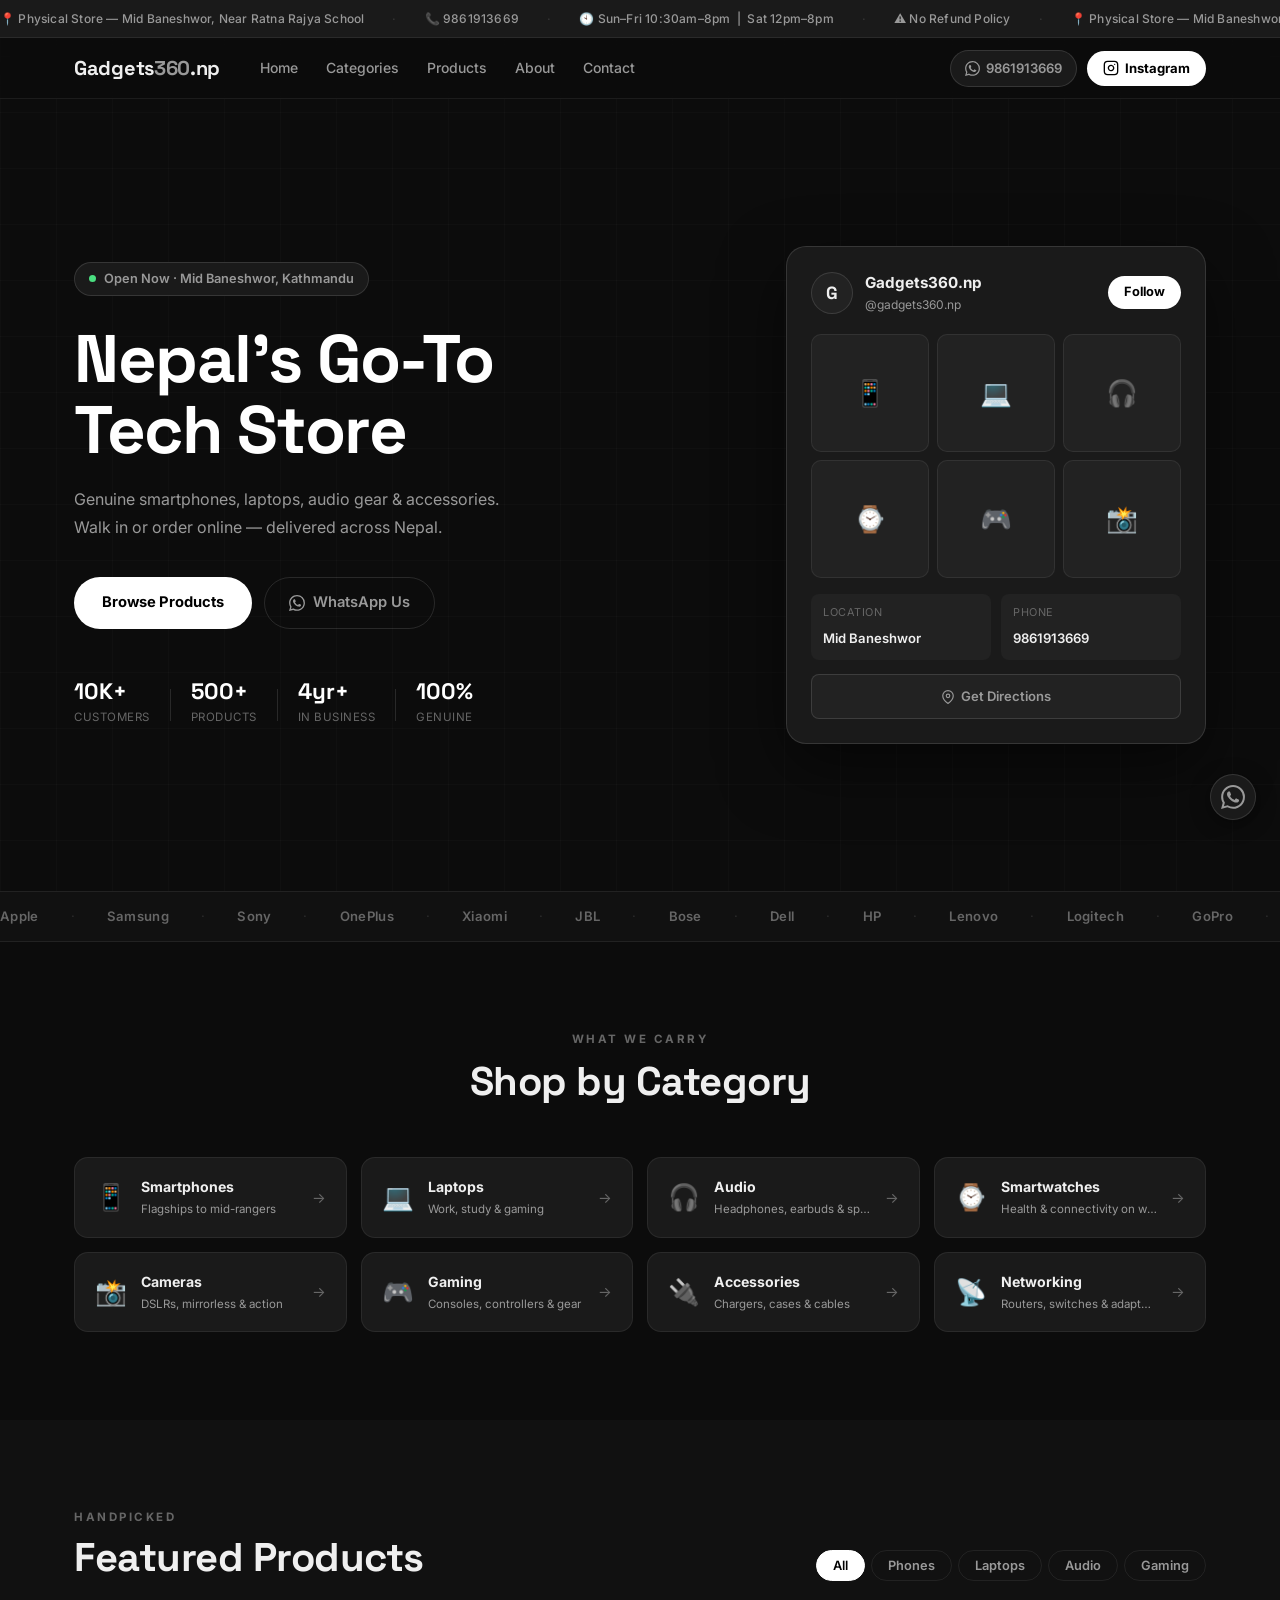
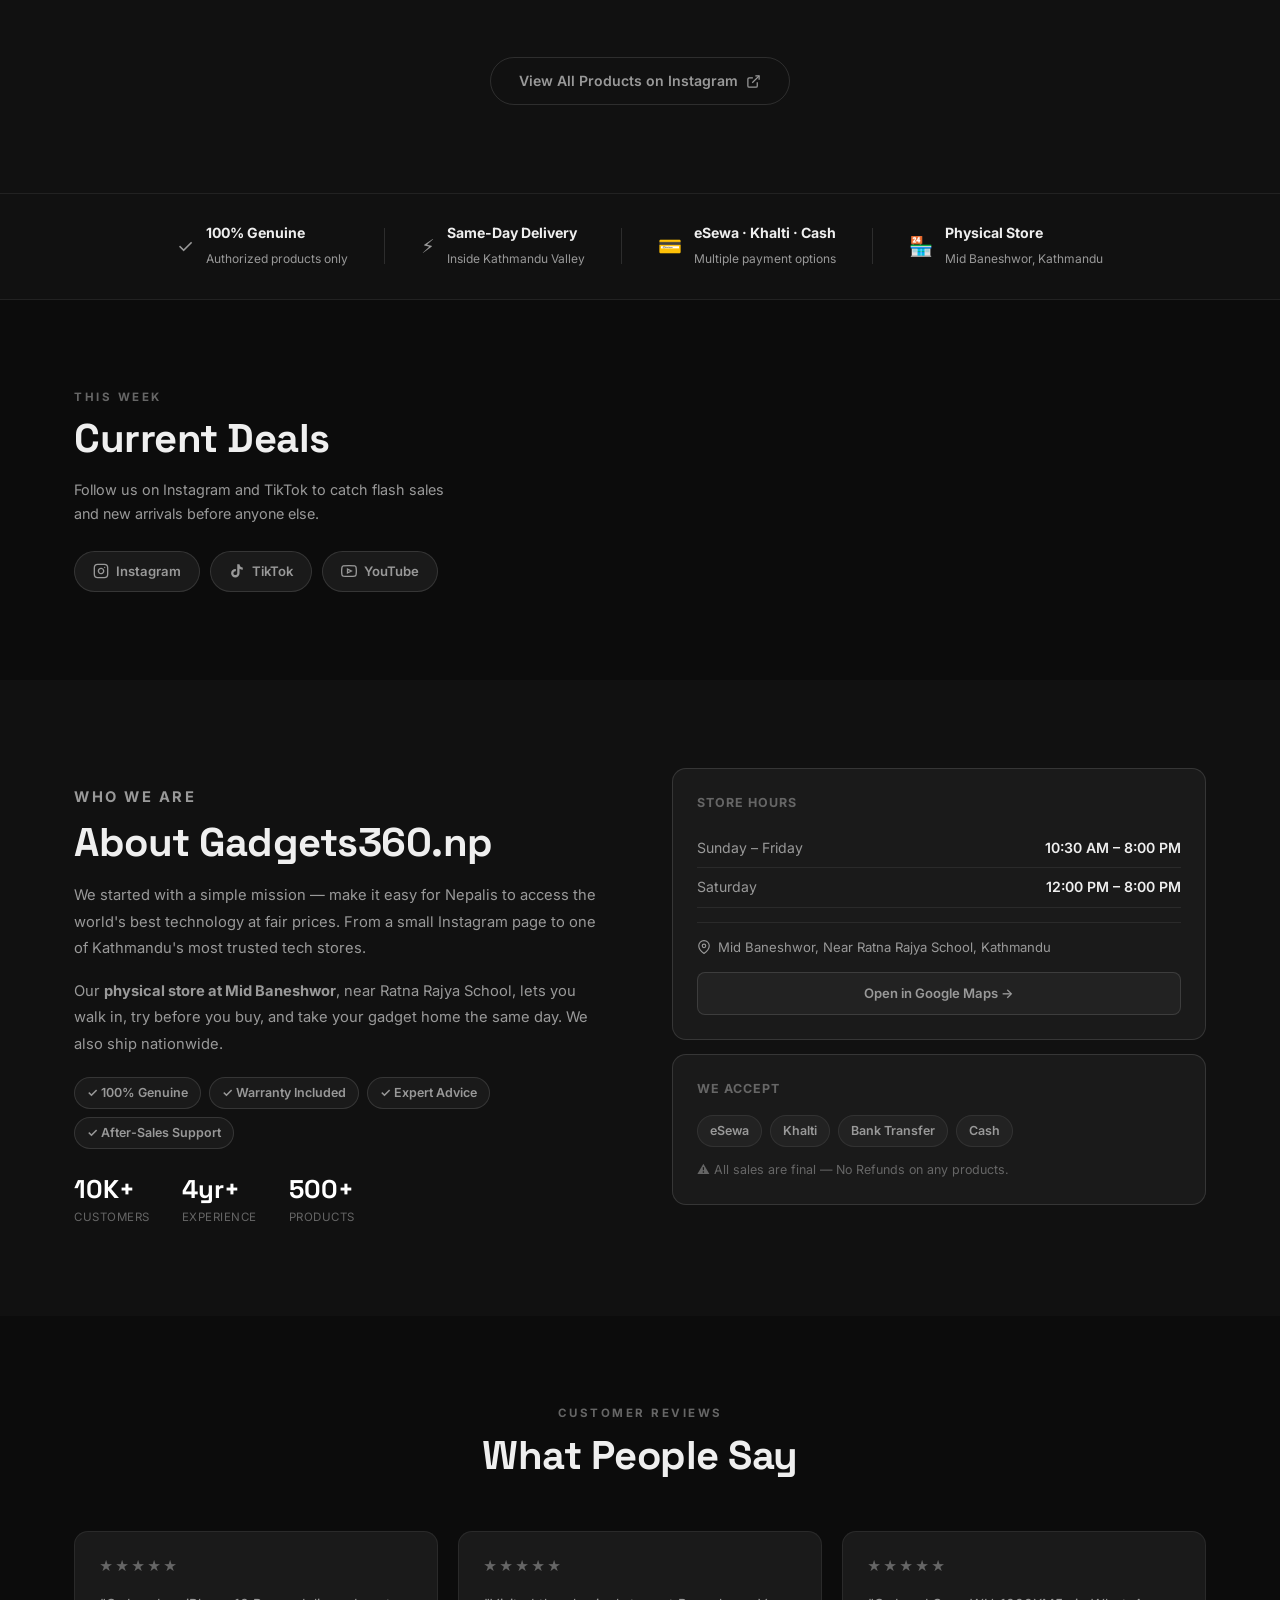
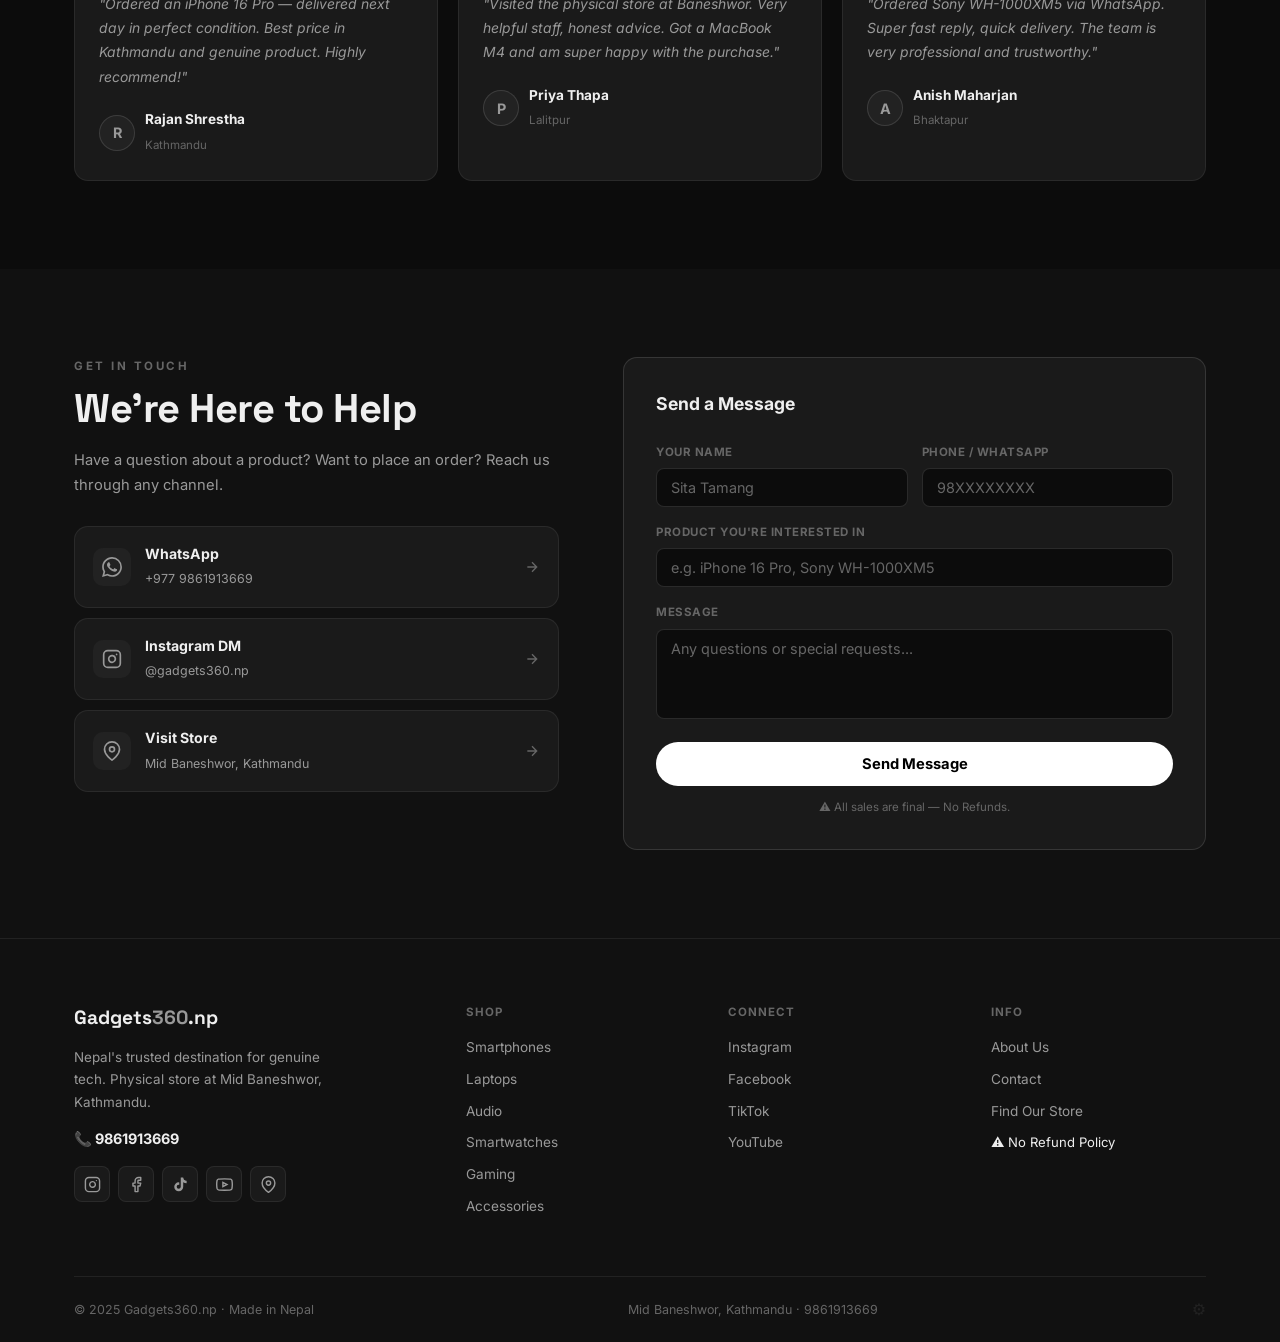
<file: index.html>
<!DOCTYPE html>
<html lang="en">
<head>
  <meta charset="UTF-8" />
  <meta name="viewport" content="width=device-width, initial-scale=1.0" />
  <meta name="description" content="Gadgets360.np — Nepal's premier tech store. Genuine smartphones, laptops, audio, gaming gear & accessories. Physical store at Mid Baneshwor, Kathmandu. Call 9861913669." />
  <meta property="og:title" content="Gadgets360.np — Nepal's Tech Store" />
  <meta property="og:description" content="Genuine gadgets. Best prices. Physical store at Mid Baneshwor, Kathmandu." />
  <title>Gadgets360.np — Nepal's Tech Store</title>
  <link rel="preconnect" href="https://fonts.googleapis.com" />
  <link rel="preconnect" href="https://fonts.gstatic.com" crossorigin />
  <link href="https://fonts.googleapis.com/css2?family=Inter:wght@400;500;600;700;800&family=Space+Grotesk:wght@500;600;700;800&display=swap" rel="stylesheet" />
  <link rel="stylesheet" href="css/style.css" />
</head>
<body>

  <!-- ========== ANNOUNCEMENT BAR ========== -->
  <div class="announce-bar">
    <div class="announce-track">
      <span>📍 Physical Store — Mid Baneshwor, Near Ratna Rajya School</span>
      <span class="ann-sep">·</span>
      <span>📞 9861913669</span>
      <span class="ann-sep">·</span>
      <span>🕙 Sun–Fri 10:30am–8pm &nbsp;|&nbsp; Sat 12pm–8pm</span>
      <span class="ann-sep">·</span>
      <span>⚠️ No Refund Policy</span>
      <span class="ann-sep">·</span>
      <span>📍 Physical Store — Mid Baneshwor, Near Ratna Rajya School</span>
      <span class="ann-sep">·</span>
      <span>📞 9861913669</span>
      <span class="ann-sep">·</span>
      <span>🕙 Sun–Fri 10:30am–8pm &nbsp;|&nbsp; Sat 12pm–8pm</span>
      <span class="ann-sep">·</span>
      <span>⚠️ No Refund Policy</span>
      <span class="ann-sep">·</span>
    </div>
  </div>

  <!-- ========== NAVBAR ========== -->
  <header class="navbar" id="navbar">
    <div class="nav-container">
      <a href="#" class="nav-logo">
        Gadgets<span class="logo-accent">360</span>.np
      </a>

      <nav class="nav-links" id="navLinks">
        <a href="#home">Home</a>
        <a href="#categories">Categories</a>
        <a href="#featured">Products</a>
        <a href="#about">About</a>
        <a href="#contact">Contact</a>
      </nav>

      <div class="nav-actions">
        <a href="https://wa.me/9779861913669?text=Hi%20Gadgets360.np%2C%20I%27d%20like%20to%20enquire." target="_blank" rel="noopener" class="btn-nav-phone">
          <svg width="15" height="15" viewBox="0 0 24 24" fill="currentColor"><path d="M17.472 14.382c-.297-.149-1.758-.867-2.03-.967-.273-.099-.471-.148-.67.15-.197.297-.767.966-.94 1.164-.173.199-.347.223-.644.075-.297-.15-1.255-.463-2.39-1.475-.883-.788-1.48-1.761-1.653-2.059-.173-.297-.018-.458.13-.606.134-.133.298-.347.446-.52.149-.174.198-.298.298-.497.099-.198.05-.371-.025-.52-.075-.149-.669-1.612-.916-2.207-.242-.579-.487-.5-.669-.51-.173-.008-.371-.01-.57-.01-.198 0-.52.074-.792.372-.272.297-1.04 1.016-1.04 2.479 0 1.462 1.065 2.875 1.213 3.074.149.198 2.096 3.2 5.077 4.487.709.306 1.262.489 1.694.625.712.227 1.36.195 1.871.118.571-.085 1.758-.719 2.006-1.413.248-.694.248-1.289.173-1.413-.074-.124-.272-.198-.57-.347m-5.421 7.403h-.004a9.87 9.87 0 01-5.031-1.378l-.361-.214-3.741.982.998-3.648-.235-.374a9.86 9.86 0 01-1.51-5.26c.001-5.45 4.436-9.884 9.888-9.884 2.64 0 5.122 1.03 6.988 2.898a9.825 9.825 0 012.893 6.994c-.003 5.45-4.437 9.884-9.885 9.884m8.413-18.297A11.815 11.815 0 0012.05 0C5.495 0 .16 5.335.157 11.892c0 2.096.547 4.142 1.588 5.945L.057 24l6.305-1.654a11.882 11.882 0 005.683 1.448h.005c6.554 0 11.89-5.335 11.893-11.893a11.821 11.821 0 00-3.48-8.413z"/></svg>
          9861913669
        </a>
        <a href="https://www.instagram.com/gadgets360.np/" target="_blank" rel="noopener" class="btn-nav-insta">
          <svg width="16" height="16" viewBox="0 0 24 24" fill="none" stroke="currentColor" stroke-width="2" stroke-linecap="round" stroke-linejoin="round"><rect x="2" y="2" width="20" height="20" rx="5" ry="5"/><path d="M16 11.37A4 4 0 1 1 12.63 8 4 4 0 0 1 16 11.37z"/><line x1="17.5" y1="6.5" x2="17.51" y2="6.5"/></svg>
          Instagram
        </a>
        <button class="hamburger" id="hamburger" aria-label="Toggle menu">
          <span></span><span></span><span></span>
        </button>
      </div>
    </div>
  </header>

  <!-- ========== HERO ========== -->
  <section class="hero" id="home">
    <div class="hero-bg-grid"></div>

    <div class="hero-content">
      <div class="hero-eyebrow">
        <span class="live-dot"></span>
        Open Now · Mid Baneshwor, Kathmandu
      </div>
      <h1 class="hero-title">
        Nepal's Go-To<br />Tech Store
      </h1>
      <p class="hero-subtitle">
        Genuine smartphones, laptops, audio gear & accessories.<br />
        Walk in or order online — delivered across Nepal.
      </p>
      <div class="hero-actions">
        <a href="#featured" class="btn-hero-primary">Browse Products</a>
        <a href="https://wa.me/9779861913669?text=Hi%20Gadgets360.np%2C%20I%27d%20like%20to%20enquire%20about%20a%20product." target="_blank" rel="noopener" class="btn-hero-secondary">
          <svg width="16" height="16" viewBox="0 0 24 24" fill="currentColor"><path d="M17.472 14.382c-.297-.149-1.758-.867-2.03-.967-.273-.099-.471-.148-.67.15-.197.297-.767.966-.94 1.164-.173.199-.347.223-.644.075-.297-.15-1.255-.463-2.39-1.475-.883-.788-1.48-1.761-1.653-2.059-.173-.297-.018-.458.13-.606.134-.133.298-.347.446-.52.149-.174.198-.298.298-.497.099-.198.05-.371-.025-.52-.075-.149-.669-1.612-.916-2.207-.242-.579-.487-.5-.669-.51-.173-.008-.371-.01-.57-.01-.198 0-.52.074-.792.372-.272.297-1.04 1.016-1.04 2.479 0 1.462 1.065 2.875 1.213 3.074.149.198 2.096 3.2 5.077 4.487.709.306 1.262.489 1.694.625.712.227 1.36.195 1.871.118.571-.085 1.758-.719 2.006-1.413.248-.694.248-1.289.173-1.413-.074-.124-.272-.198-.57-.347m-5.421 7.403h-.004a9.87 9.87 0 01-5.031-1.378l-.361-.214-3.741.982.998-3.648-.235-.374a9.86 9.86 0 01-1.51-5.26c.001-5.45 4.436-9.884 9.888-9.884 2.64 0 5.122 1.03 6.988 2.898a9.825 9.825 0 012.893 6.994c-.003 5.45-4.437 9.884-9.885 9.884m8.413-18.297A11.815 11.815 0 0012.05 0C5.495 0 .16 5.335.157 11.892c0 2.096.547 4.142 1.588 5.945L.057 24l6.305-1.654a11.882 11.882 0 005.683 1.448h.005c6.554 0 11.89-5.335 11.893-11.893a11.821 11.821 0 00-3.48-8.413z"/></svg>
          WhatsApp Us
        </a>
      </div>

      <div class="hero-stats">
        <div class="h-stat">
          <span class="h-stat-num">10K+</span>
          <span class="h-stat-label">Customers</span>
        </div>
        <div class="h-stat-sep"></div>
        <div class="h-stat">
          <span class="h-stat-num">500+</span>
          <span class="h-stat-label">Products</span>
        </div>
        <div class="h-stat-sep"></div>
        <div class="h-stat">
          <span class="h-stat-num">4yr+</span>
          <span class="h-stat-label">In Business</span>
        </div>
        <div class="h-stat-sep"></div>
        <div class="h-stat">
          <span class="h-stat-num">100%</span>
          <span class="h-stat-label">Genuine</span>
        </div>
      </div>
    </div>

    <div class="hero-visual">
      <div class="store-card">
        <div class="store-card-top">
          <div class="store-avatar">G</div>
          <div>
            <div class="store-name">Gadgets360.np</div>
            <div class="store-handle">@gadgets360.np</div>
          </div>
          <a href="https://www.instagram.com/gadgets360.np/" target="_blank" rel="noopener" class="store-follow-btn">Follow</a>
        </div>
        <div class="store-grid">
          <div class="store-grid-item">📱</div>
          <div class="store-grid-item">💻</div>
          <div class="store-grid-item">🎧</div>
          <div class="store-grid-item">⌚</div>
          <div class="store-grid-item">🎮</div>
          <div class="store-grid-item">📸</div>
        </div>
        <div class="store-info-row">
          <div class="store-info-item">
            <span class="store-info-label">Location</span>
            <span class="store-info-val">Mid Baneshwor</span>
          </div>
          <div class="store-info-item">
            <span class="store-info-label">Phone</span>
            <span class="store-info-val">9861913669</span>
          </div>
        </div>
        <a href="https://maps.app.goo.gl/Wqn9HfNVhs7SYA4a8" target="_blank" rel="noopener" class="store-map-btn">
          <svg width="14" height="14" viewBox="0 0 24 24" fill="none" stroke="currentColor" stroke-width="2"><path d="M21 10c0 7-9 13-9 13s-9-6-9-13a9 9 0 0118 0z"/><circle cx="12" cy="10" r="3"/></svg>
          Get Directions
        </a>
      </div>
    </div>
  </section>

  <!-- ========== BRAND STRIP ========== -->
  <div class="brand-strip">
    <div class="brand-track">
      <span>Apple</span><span class="bs">·</span>
      <span>Samsung</span><span class="bs">·</span>
      <span>Sony</span><span class="bs">·</span>
      <span>OnePlus</span><span class="bs">·</span>
      <span>Xiaomi</span><span class="bs">·</span>
      <span>JBL</span><span class="bs">·</span>
      <span>Bose</span><span class="bs">·</span>
      <span>Dell</span><span class="bs">·</span>
      <span>HP</span><span class="bs">·</span>
      <span>Lenovo</span><span class="bs">·</span>
      <span>Logitech</span><span class="bs">·</span>
      <span>GoPro</span><span class="bs">·</span>
      <span>Huawei</span><span class="bs">·</span>
      <span>Realme</span><span class="bs">·</span>
      <span>Apple</span><span class="bs">·</span>
      <span>Samsung</span><span class="bs">·</span>
      <span>Sony</span><span class="bs">·</span>
      <span>OnePlus</span><span class="bs">·</span>
      <span>Xiaomi</span><span class="bs">·</span>
      <span>JBL</span><span class="bs">·</span>
      <span>Bose</span><span class="bs">·</span>
      <span>Dell</span><span class="bs">·</span>
      <span>HP</span><span class="bs">·</span>
      <span>Lenovo</span><span class="bs">·</span>
      <span>Logitech</span><span class="bs">·</span>
      <span>GoPro</span><span class="bs">·</span>
      <span>Huawei</span><span class="bs">·</span>
      <span>Realme</span><span class="bs">·</span>
    </div>
  </div>

  <!-- ========== CATEGORIES ========== -->
  <section class="section" id="categories">
    <div class="container">
      <div class="section-header">
        <p class="section-eyebrow">What We Carry</p>
        <h2 class="section-title">Shop by Category</h2>
      </div>
      <div class="categories-grid">
        <a href="#featured" class="category-card" data-filter="smartphones">
          <div class="cat-icon">📱</div>
          <div class="cat-body">
            <h3>Smartphones</h3>
            <p>Flagships to mid-rangers</p>
          </div>
          <span class="cat-arrow">→</span>
        </a>
        <a href="#featured" class="category-card" data-filter="laptops">
          <div class="cat-icon">💻</div>
          <div class="cat-body">
            <h3>Laptops</h3>
            <p>Work, study & gaming</p>
          </div>
          <span class="cat-arrow">→</span>
        </a>
        <a href="#featured" class="category-card" data-filter="audio">
          <div class="cat-icon">🎧</div>
          <div class="cat-body">
            <h3>Audio</h3>
            <p>Headphones, earbuds & speakers</p>
          </div>
          <span class="cat-arrow">→</span>
        </a>
        <a href="#featured" class="category-card" data-filter="smartwatches">
          <div class="cat-icon">⌚</div>
          <div class="cat-body">
            <h3>Smartwatches</h3>
            <p>Health & connectivity on wrist</p>
          </div>
          <span class="cat-arrow">→</span>
        </a>
        <a href="#featured" class="category-card" data-filter="cameras">
          <div class="cat-icon">📸</div>
          <div class="cat-body">
            <h3>Cameras</h3>
            <p>DSLRs, mirrorless & action</p>
          </div>
          <span class="cat-arrow">→</span>
        </a>
        <a href="#featured" class="category-card" data-filter="gaming">
          <div class="cat-icon">🎮</div>
          <div class="cat-body">
            <h3>Gaming</h3>
            <p>Consoles, controllers & gear</p>
          </div>
          <span class="cat-arrow">→</span>
        </a>
        <a href="#featured" class="category-card" data-filter="accessories">
          <div class="cat-icon">🔌</div>
          <div class="cat-body">
            <h3>Accessories</h3>
            <p>Chargers, cases & cables</p>
          </div>
          <span class="cat-arrow">→</span>
        </a>
        <a href="#featured" class="category-card" data-filter="networking">
          <div class="cat-icon">📡</div>
          <div class="cat-body">
            <h3>Networking</h3>
            <p>Routers, switches & adapters</p>
          </div>
          <span class="cat-arrow">→</span>
        </a>
      </div>
    </div>
  </section>

  <!-- ========== PRODUCTS ========== -->
  <section class="section section-alt" id="featured">
    <div class="container">
      <div class="products-header">
        <div>
          <p class="section-eyebrow">Handpicked</p>
          <h2 class="section-title">Featured Products</h2>
        </div>
        <div class="product-filters" id="productFilters">
          <button class="filter-btn active" data-cat="all">All</button>
          <button class="filter-btn" data-cat="smartphones">Phones</button>
          <button class="filter-btn" data-cat="laptops">Laptops</button>
          <button class="filter-btn" data-cat="audio">Audio</button>
          <button class="filter-btn" data-cat="gaming">Gaming</button>
        </div>
      </div>

      <div class="products-grid" id="productsGrid">
        <!-- Rendered by JS -->
      </div>

      <div class="view-all-wrap">
        <a href="https://www.instagram.com/gadgets360.np/" target="_blank" rel="noopener" class="btn-outline-lg">
          View All Products on Instagram
          <svg width="15" height="15" viewBox="0 0 24 24" fill="none" stroke="currentColor" stroke-width="2"><path d="M18 13v6a2 2 0 01-2 2H5a2 2 0 01-2-2V8a2 2 0 012-2h6"/><polyline points="15 3 21 3 21 9"/><line x1="10" y1="14" x2="21" y2="3"/></svg>
        </a>
      </div>
    </div>
  </section>

  <!-- ========== TRUST BAR ========== -->
  <div class="trust-bar">
    <div class="container">
      <div class="trust-grid">
        <div class="trust-item">
          <div class="trust-icon">✓</div>
          <div>
            <strong>100% Genuine</strong>
            <span>Authorized products only</span>
          </div>
        </div>
        <div class="trust-divider"></div>
        <div class="trust-item">
          <div class="trust-icon">⚡</div>
          <div>
            <strong>Same-Day Delivery</strong>
            <span>Inside Kathmandu Valley</span>
          </div>
        </div>
        <div class="trust-divider"></div>
        <div class="trust-item">
          <div class="trust-icon">💳</div>
          <div>
            <strong>eSewa · Khalti · Cash</strong>
            <span>Multiple payment options</span>
          </div>
        </div>
        <div class="trust-divider"></div>
        <div class="trust-item">
          <div class="trust-icon">🏪</div>
          <div>
            <strong>Physical Store</strong>
            <span>Mid Baneshwor, Kathmandu</span>
          </div>
        </div>
      </div>
    </div>
  </div>

  <!-- ========== DEALS ========== -->
  <section class="section" id="deals">
    <div class="container">
      <div class="deals-layout">
        <div class="deals-left">
          <p class="section-eyebrow">This Week</p>
          <h2 class="section-title">Current Deals</h2>
          <p class="deals-sub">Follow us on Instagram and TikTok to catch flash sales and new arrivals before anyone else.</p>
          <div class="deals-socials">
            <a href="https://www.instagram.com/gadgets360.np/" target="_blank" rel="noopener" class="deal-social-btn">
              <svg width="16" height="16" viewBox="0 0 24 24" fill="none" stroke="currentColor" stroke-width="2" stroke-linecap="round" stroke-linejoin="round"><rect x="2" y="2" width="20" height="20" rx="5" ry="5"/><path d="M16 11.37A4 4 0 1 1 12.63 8 4 4 0 0 1 16 11.37z"/><line x1="17.5" y1="6.5" x2="17.51" y2="6.5"/></svg>
              Instagram
            </a>
            <a href="https://www.tiktok.com/@gadgets360np" target="_blank" rel="noopener" class="deal-social-btn">
              <svg width="16" height="16" viewBox="0 0 24 24" fill="currentColor"><path d="M19.59 6.69a4.83 4.83 0 01-3.77-4.25V2h-3.45v13.67a2.89 2.89 0 01-2.88 2.5 2.89 2.89 0 01-2.89-2.89 2.89 2.89 0 012.89-2.89c.28 0 .54.04.79.1V9.01a6.33 6.33 0 00-.79-.05 6.34 6.34 0 00-6.34 6.34 6.34 6.34 0 006.34 6.34 6.34 6.34 0 006.33-6.34V8.69a8.28 8.28 0 004.84 1.54V6.79a4.85 4.85 0 01-1.07-.1z"/></svg>
              TikTok
            </a>
            <a href="https://youtube.com/@Gadgets360np" target="_blank" rel="noopener" class="deal-social-btn">
              <svg width="16" height="16" viewBox="0 0 24 24" fill="none" stroke="currentColor" stroke-width="2"><path d="M22.54 6.42a2.78 2.78 0 00-1.95-1.96C18.88 4 12 4 12 4s-6.88 0-8.59.46a2.78 2.78 0 00-1.95 1.96A29 29 0 001 12a29 29 0 00.46 5.58A2.78 2.78 0 003.41 19.6C5.12 20 12 20 12 20s6.88 0 8.59-.46a2.78 2.78 0 001.95-1.95A29 29 0 0023 12a29 29 0 00-.46-5.58z"/><polygon points="9.75 15.02 15.5 12 9.75 8.98 9.75 15.02"/></svg>
              YouTube
            </a>
          </div>
        </div>
        <div class="deals-cards" id="dealsCards">
          <!-- Rendered by JS -->
        </div>
      </div>
    </div>
  </section>

  <!-- ========== ABOUT ========== -->
  <section class="section section-alt" id="about">
    <div class="container">
      <div class="about-layout">
        <div class="about-left">
          <p class="section-eyebrow">Who We Are</p>
          <h2 class="section-title">About Gadgets360.np</h2>
          <p>We started with a simple mission — make it easy for Nepalis to access the world's best technology at fair prices. From a small Instagram page to one of Kathmandu's most trusted tech stores.</p>
          <p>Our <strong>physical store at Mid Baneshwor</strong>, near Ratna Rajya School, lets you walk in, try before you buy, and take your gadget home the same day. We also ship nationwide.</p>
          <div class="about-pills">
            <span>✓ 100% Genuine</span>
            <span>✓ Warranty Included</span>
            <span>✓ Expert Advice</span>
            <span>✓ After-Sales Support</span>
          </div>
          <div class="about-nums">
            <div class="about-num">
              <strong>10K+</strong>
              <span>Customers</span>
            </div>
            <div class="about-num">
              <strong>4yr+</strong>
              <span>Experience</span>
            </div>
            <div class="about-num">
              <strong>500+</strong>
              <span>Products</span>
            </div>
          </div>
        </div>
        <div class="about-right">
          <div class="hours-card">
            <h3>Store Hours</h3>
            <div class="hours-row">
              <span>Sunday – Friday</span>
              <span>10:30 AM – 8:00 PM</span>
            </div>
            <div class="hours-row">
              <span>Saturday</span>
              <span>12:00 PM – 8:00 PM</span>
            </div>
            <div class="hours-divider"></div>
            <div class="hours-address">
              <svg width="14" height="14" viewBox="0 0 24 24" fill="none" stroke="currentColor" stroke-width="2"><path d="M21 10c0 7-9 13-9 13s-9-6-9-13a9 9 0 0118 0z"/><circle cx="12" cy="10" r="3"/></svg>
              Mid Baneshwor, Near Ratna Rajya School, Kathmandu
            </div>
            <a href="https://maps.app.goo.gl/Wqn9HfNVhs7SYA4a8" target="_blank" rel="noopener" class="hours-map-btn">
              Open in Google Maps →
            </a>
          </div>
          <div class="payment-card">
            <h3>We Accept</h3>
            <div class="payment-methods">
              <span>eSewa</span>
              <span>Khalti</span>
              <span>Bank Transfer</span>
              <span>Cash</span>
            </div>
            <p class="no-refund-note">⚠️ All sales are final — No Refunds on any products.</p>
          </div>
        </div>
      </div>
    </div>
  </section>

  <!-- ========== TESTIMONIALS ========== -->
  <section class="section" id="reviews">
    <div class="container">
      <div class="section-header">
        <p class="section-eyebrow">Customer Reviews</p>
        <h2 class="section-title">What People Say</h2>
      </div>
      <div class="reviews-grid">
        <div class="review-card">
          <div class="review-stars">★★★★★</div>
          <p>"Ordered an iPhone 16 Pro — delivered next day in perfect condition. Best price in Kathmandu and genuine product. Highly recommend!"</p>
          <div class="review-author">
            <div class="review-avatar">R</div>
            <div>
              <strong>Rajan Shrestha</strong>
              <span>Kathmandu</span>
            </div>
          </div>
        </div>
        <div class="review-card">
          <div class="review-stars">★★★★★</div>
          <p>"Visited the physical store at Baneshwor. Very helpful staff, honest advice. Got a MacBook M4 and am super happy with the purchase."</p>
          <div class="review-author">
            <div class="review-avatar">P</div>
            <div>
              <strong>Priya Thapa</strong>
              <span>Lalitpur</span>
            </div>
          </div>
        </div>
        <div class="review-card">
          <div class="review-stars">★★★★★</div>
          <p>"Ordered Sony WH-1000XM5 via WhatsApp. Super fast reply, quick delivery. The team is very professional and trustworthy."</p>
          <div class="review-author">
            <div class="review-avatar">A</div>
            <div>
              <strong>Anish Maharjan</strong>
              <span>Bhaktapur</span>
            </div>
          </div>
        </div>
      </div>
    </div>
  </section>

  <!-- ========== CONTACT ========== -->
  <section class="section section-alt" id="contact">
    <div class="container">
      <div class="contact-layout">
        <div class="contact-left">
          <p class="section-eyebrow">Get in Touch</p>
          <h2 class="section-title">We're Here to Help</h2>
          <p class="contact-intro">Have a question about a product? Want to place an order? Reach us through any channel.</p>

          <div class="contact-channels">
            <a href="https://wa.me/9779861913669" target="_blank" rel="noopener" class="channel">
              <div class="channel-icon">
                <svg width="20" height="20" viewBox="0 0 24 24" fill="currentColor"><path d="M17.472 14.382c-.297-.149-1.758-.867-2.03-.967-.273-.099-.471-.148-.67.15-.197.297-.767.966-.94 1.164-.173.199-.347.223-.644.075-.297-.15-1.255-.463-2.39-1.475-.883-.788-1.48-1.761-1.653-2.059-.173-.297-.018-.458.13-.606.134-.133.298-.347.446-.52.149-.174.198-.298.298-.497.099-.198.05-.371-.025-.52-.075-.149-.669-1.612-.916-2.207-.242-.579-.487-.5-.669-.51-.173-.008-.371-.01-.57-.01-.198 0-.52.074-.792.372-.272.297-1.04 1.016-1.04 2.479 0 1.462 1.065 2.875 1.213 3.074.149.198 2.096 3.2 5.077 4.487.709.306 1.262.489 1.694.625.712.227 1.36.195 1.871.118.571-.085 1.758-.719 2.006-1.413.248-.694.248-1.289.173-1.413-.074-.124-.272-.198-.57-.347m-5.421 7.403h-.004a9.87 9.87 0 01-5.031-1.378l-.361-.214-3.741.982.998-3.648-.235-.374a9.86 9.86 0 01-1.51-5.26c.001-5.45 4.436-9.884 9.888-9.884 2.64 0 5.122 1.03 6.988 2.898a9.825 9.825 0 012.893 6.994c-.003 5.45-4.437 9.884-9.885 9.884m8.413-18.297A11.815 11.815 0 0012.05 0C5.495 0 .16 5.335.157 11.892c0 2.096.547 4.142 1.588 5.945L.057 24l6.305-1.654a11.882 11.882 0 005.683 1.448h.005c6.554 0 11.89-5.335 11.893-11.893a11.821 11.821 0 00-3.48-8.413z"/></svg>
              </div>
              <div>
                <strong>WhatsApp</strong>
                <span>+977 9861913669</span>
              </div>
              <svg class="channel-arrow" width="16" height="16" viewBox="0 0 24 24" fill="none" stroke="currentColor" stroke-width="2"><path d="M5 12h14M12 5l7 7-7 7"/></svg>
            </a>
            <a href="https://www.instagram.com/gadgets360.np/" target="_blank" rel="noopener" class="channel">
              <div class="channel-icon">
                <svg width="20" height="20" viewBox="0 0 24 24" fill="none" stroke="currentColor" stroke-width="2" stroke-linecap="round" stroke-linejoin="round"><rect x="2" y="2" width="20" height="20" rx="5" ry="5"/><path d="M16 11.37A4 4 0 1 1 12.63 8 4 4 0 0 1 16 11.37z"/><line x1="17.5" y1="6.5" x2="17.51" y2="6.5"/></svg>
              </div>
              <div>
                <strong>Instagram DM</strong>
                <span>@gadgets360.np</span>
              </div>
              <svg class="channel-arrow" width="16" height="16" viewBox="0 0 24 24" fill="none" stroke="currentColor" stroke-width="2"><path d="M5 12h14M12 5l7 7-7 7"/></svg>
            </a>
            <a href="https://maps.app.goo.gl/Wqn9HfNVhs7SYA4a8" target="_blank" rel="noopener" class="channel">
              <div class="channel-icon">
                <svg width="20" height="20" viewBox="0 0 24 24" fill="none" stroke="currentColor" stroke-width="2"><path d="M21 10c0 7-9 13-9 13s-9-6-9-13a9 9 0 0118 0z"/><circle cx="12" cy="10" r="3"/></svg>
              </div>
              <div>
                <strong>Visit Store</strong>
                <span>Mid Baneshwor, Kathmandu</span>
              </div>
              <svg class="channel-arrow" width="16" height="16" viewBox="0 0 24 24" fill="none" stroke="currentColor" stroke-width="2"><path d="M5 12h14M12 5l7 7-7 7"/></svg>
            </a>
          </div>
        </div>

        <div class="contact-right">
          <form class="contact-form" id="contactForm" novalidate>
            <h3>Send a Message</h3>
            <div class="cf-row">
              <div class="cf-group">
                <label>Your Name</label>
                <input type="text" id="name" placeholder="Sita Tamang" required />
              </div>
              <div class="cf-group">
                <label>Phone / WhatsApp</label>
                <input type="tel" id="phone" placeholder="98XXXXXXXX" />
              </div>
            </div>
            <div class="cf-group">
              <label>Product You're Interested In</label>
              <input type="text" id="product" placeholder="e.g. iPhone 16 Pro, Sony WH-1000XM5" />
            </div>
            <div class="cf-group">
              <label>Message</label>
              <textarea id="message" rows="4" placeholder="Any questions or special requests..."></textarea>
            </div>
            <button type="submit" class="cf-submit">Send Message</button>
            <p class="cf-note">⚠️ All sales are final — No Refunds.</p>
          </form>
        </div>
      </div>
    </div>
  </section>

  <!-- ========== FOOTER ========== -->
  <footer class="footer">
    <div class="container">
      <div class="footer-top">
        <div class="footer-brand">
          <a href="#" class="footer-logo">Gadgets<span class="logo-accent">360</span>.np</a>
          <p>Nepal's trusted destination for genuine tech. Physical store at Mid Baneshwor, Kathmandu.</p>
          <a href="https://wa.me/9779861913669" target="_blank" rel="noopener" class="footer-phone-link">📞 9861913669</a>
          <div class="footer-socials">
            <a href="https://www.instagram.com/gadgets360.np/" target="_blank" rel="noopener" aria-label="Instagram" class="fsoc">
              <svg width="17" height="17" viewBox="0 0 24 24" fill="none" stroke="currentColor" stroke-width="2" stroke-linecap="round" stroke-linejoin="round"><rect x="2" y="2" width="20" height="20" rx="5" ry="5"/><path d="M16 11.37A4 4 0 1 1 12.63 8 4 4 0 0 1 16 11.37z"/><line x1="17.5" y1="6.5" x2="17.51" y2="6.5"/></svg>
            </a>
            <a href="https://www.facebook.com/101367152878558" target="_blank" rel="noopener" aria-label="Facebook" class="fsoc">
              <svg width="17" height="17" viewBox="0 0 24 24" fill="none" stroke="currentColor" stroke-width="2" stroke-linecap="round" stroke-linejoin="round"><path d="M18 2h-3a5 5 0 00-5 5v3H7v4h3v8h4v-8h3l1-4h-4V7a1 1 0 011-1h3z"/></svg>
            </a>
            <a href="https://www.tiktok.com/@gadgets360np" target="_blank" rel="noopener" aria-label="TikTok" class="fsoc">
              <svg width="17" height="17" viewBox="0 0 24 24" fill="currentColor"><path d="M19.59 6.69a4.83 4.83 0 01-3.77-4.25V2h-3.45v13.67a2.89 2.89 0 01-2.88 2.5 2.89 2.89 0 01-2.89-2.89 2.89 2.89 0 012.89-2.89c.28 0 .54.04.79.1V9.01a6.33 6.33 0 00-.79-.05 6.34 6.34 0 00-6.34 6.34 6.34 6.34 0 006.34 6.34 6.34 6.34 0 006.33-6.34V8.69a8.28 8.28 0 004.84 1.54V6.79a4.85 4.85 0 01-1.07-.1z"/></svg>
            </a>
            <a href="https://youtube.com/@Gadgets360np" target="_blank" rel="noopener" aria-label="YouTube" class="fsoc">
              <svg width="17" height="17" viewBox="0 0 24 24" fill="none" stroke="currentColor" stroke-width="2"><path d="M22.54 6.42a2.78 2.78 0 00-1.95-1.96C18.88 4 12 4 12 4s-6.88 0-8.59.46a2.78 2.78 0 00-1.95 1.96A29 29 0 001 12a29 29 0 00.46 5.58A2.78 2.78 0 003.41 19.6C5.12 20 12 20 12 20s6.88 0 8.59-.46a2.78 2.78 0 001.95-1.95A29 29 0 0023 12a29 29 0 00-.46-5.58z"/><polygon points="9.75 15.02 15.5 12 9.75 8.98 9.75 15.02"/></svg>
            </a>
            <a href="https://maps.app.goo.gl/Wqn9HfNVhs7SYA4a8" target="_blank" rel="noopener" aria-label="Maps" class="fsoc">
              <svg width="17" height="17" viewBox="0 0 24 24" fill="none" stroke="currentColor" stroke-width="2"><path d="M21 10c0 7-9 13-9 13s-9-6-9-13a9 9 0 0118 0z"/><circle cx="12" cy="10" r="3"/></svg>
            </a>
          </div>
        </div>

        <div class="footer-col">
          <h5>Shop</h5>
          <a href="#categories">Smartphones</a>
          <a href="#categories">Laptops</a>
          <a href="#categories">Audio</a>
          <a href="#categories">Smartwatches</a>
          <a href="#categories">Gaming</a>
          <a href="#categories">Accessories</a>
        </div>

        <div class="footer-col">
          <h5>Connect</h5>
          <a href="https://www.instagram.com/gadgets360.np/" target="_blank" rel="noopener">Instagram</a>
          <a href="https://www.facebook.com/101367152878558" target="_blank" rel="noopener">Facebook</a>
          <a href="https://www.tiktok.com/@gadgets360np" target="_blank" rel="noopener">TikTok</a>
          <a href="https://youtube.com/@Gadgets360np" target="_blank" rel="noopener">YouTube</a>
        </div>

        <div class="footer-col">
          <h5>Info</h5>
          <a href="#about">About Us</a>
          <a href="#contact">Contact</a>
          <a href="https://maps.app.goo.gl/Wqn9HfNVhs7SYA4a8" target="_blank" rel="noopener">Find Our Store</a>
          <span style="color:var(--text-muted);font-size:0.82rem;cursor:default">⚠️ No Refund Policy</span>
        </div>
      </div>

      <div class="footer-bottom">
        <span>© 2025 Gadgets360.np · Made in Nepal</span>
        <span>Mid Baneshwor, Kathmandu · 9861913669</span>
        <a href="admin/index.html" style="color:var(--surface-2)" title="Admin">⚙</a>
      </div>
    </div>
  </footer>

  <!-- Floating buttons -->
  <a href="https://wa.me/9779861913669?text=Hi%20Gadgets360.np%2C%20I%27d%20like%20to%20enquire%20about%20a%20product." class="fab-wa" id="whatsappFab" target="_blank" rel="noopener" aria-label="WhatsApp">
    <svg width="24" height="24" viewBox="0 0 24 24" fill="currentColor"><path d="M17.472 14.382c-.297-.149-1.758-.867-2.03-.967-.273-.099-.471-.148-.67.15-.197.297-.767.966-.94 1.164-.173.199-.347.223-.644.075-.297-.15-1.255-.463-2.39-1.475-.883-.788-1.48-1.761-1.653-2.059-.173-.297-.018-.458.13-.606.134-.133.298-.347.446-.52.149-.174.198-.298.298-.497.099-.198.05-.371-.025-.52-.075-.149-.669-1.612-.916-2.207-.242-.579-.487-.5-.669-.51-.173-.008-.371-.01-.57-.01-.198 0-.52.074-.792.372-.272.297-1.04 1.016-1.04 2.479 0 1.462 1.065 2.875 1.213 3.074.149.198 2.096 3.2 5.077 4.487.709.306 1.262.489 1.694.625.712.227 1.36.195 1.871.118.571-.085 1.758-.719 2.006-1.413.248-.694.248-1.289.173-1.413-.074-.124-.272-.198-.57-.347m-5.421 7.403h-.004a9.87 9.87 0 01-5.031-1.378l-.361-.214-3.741.982.998-3.648-.235-.374a9.86 9.86 0 01-1.51-5.26c.001-5.45 4.436-9.884 9.888-9.884 2.64 0 5.122 1.03 6.988 2.898a9.825 9.825 0 012.893 6.994c-.003 5.45-4.437 9.884-9.885 9.884m8.413-18.297A11.815 11.815 0 0012.05 0C5.495 0 .16 5.335.157 11.892c0 2.096.547 4.142 1.588 5.945L.057 24l6.305-1.654a11.882 11.882 0 005.683 1.448h.005c6.554 0 11.89-5.335 11.893-11.893a11.821 11.821 0 00-3.48-8.413z"/></svg>
  </a>
  <button class="fab-top" id="backToTop" aria-label="Back to top">
    <svg width="18" height="18" viewBox="0 0 24 24" fill="none" stroke="currentColor" stroke-width="2.5"><path d="M18 15l-6-6-6 6"/></svg>
  </button>

  <script src="admin/js/data.js"></script>
  <script src="js/main.js"></script>
</body>
</html>
</file>
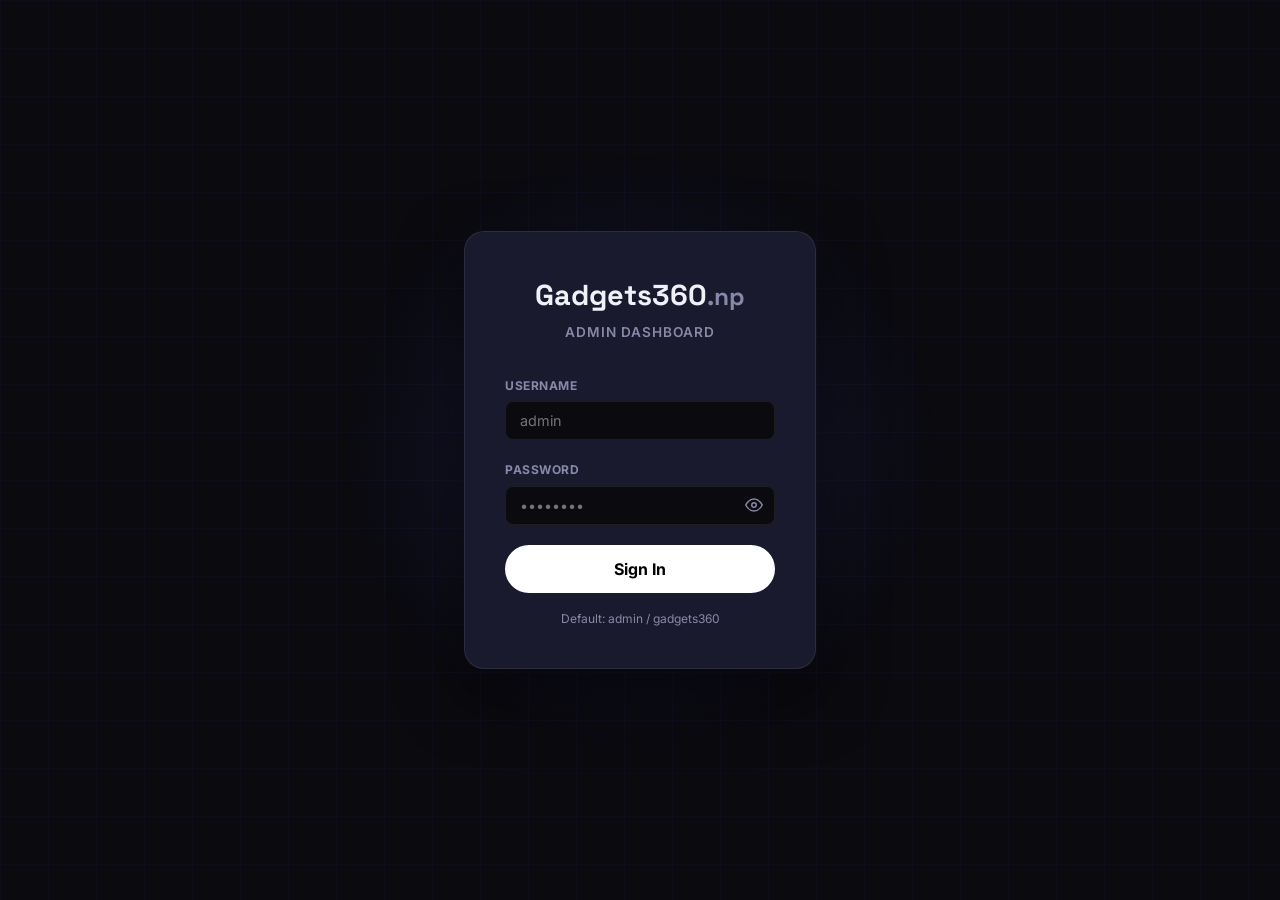
<file: admin/index.html>
<!DOCTYPE html>
<html lang="en">
<head>
  <meta charset="UTF-8" />
  <meta name="viewport" content="width=device-width, initial-scale=1.0" />
  <title>Admin Login — Gadgets360.np</title>
  <link rel="preconnect" href="https://fonts.googleapis.com" />
  <link href="https://fonts.googleapis.com/css2?family=Inter:wght@400;500;600;700;800&family=Space+Grotesk:wght@600;700&display=swap" rel="stylesheet" />
  <link rel="stylesheet" href="css/admin.css" />
</head>
<body class="login-body">
  <div class="login-bg-grid"></div>
  <div class="login-orb"></div>

  <div class="login-wrap">
    <div class="login-card">
      <div class="login-logo">
        <span class="logo-g">G</span>adgets<span class="logo-360">360</span><span class="logo-np">.np</span>
      </div>
      <p class="login-subtitle">Admin Dashboard</p>

      <form class="login-form" id="loginForm" novalidate>
        <div class="form-group">
          <label for="username">Username</label>
          <input type="text" id="username" placeholder="admin" autocomplete="username" />
        </div>
        <div class="form-group">
          <label for="password">Password</label>
          <div class="pw-wrap">
            <input type="password" id="password" placeholder="••••••••" autocomplete="current-password" />
            <button type="button" class="pw-toggle" id="pwToggle" aria-label="Show password">
              <svg id="eyeIcon" width="18" height="18" viewBox="0 0 24 24" fill="none" stroke="currentColor" stroke-width="2"><path d="M1 12s4-8 11-8 11 8 11 8-4 8-11 8-11-8-11-8z"/><circle cx="12" cy="12" r="3"/></svg>
            </button>
          </div>
        </div>
        <div class="login-error" id="loginError" hidden>
          Incorrect username or password. Try again.
        </div>
        <button type="submit" class="btn-login" id="loginBtn">Sign In</button>
        <p class="login-hint">Default: admin / gadgets360</p>
      </form>
    </div>
  </div>

  <script>
    // Redirect if already logged in
    if (sessionStorage.getItem('g360_admin') === 'true') {
      window.location.href = 'dashboard.html';
    }

    const CREDS = { username: 'admin', password: 'gadgets360' };

    document.getElementById('loginForm').addEventListener('submit', (e) => {
      e.preventDefault();
      const u = document.getElementById('username').value.trim();
      const p = document.getElementById('password').value;
      const err = document.getElementById('loginError');

      if (u === CREDS.username && p === CREDS.password) {
        sessionStorage.setItem('g360_admin', 'true');
        window.location.href = 'dashboard.html';
      } else {
        err.hidden = false;
        document.getElementById('loginBtn').classList.add('shake');
        setTimeout(() => document.getElementById('loginBtn').classList.remove('shake'), 600);
      }
    });

    document.getElementById('pwToggle').addEventListener('click', () => {
      const pw = document.getElementById('password');
      const icon = document.getElementById('eyeIcon');
      if (pw.type === 'password') {
        pw.type = 'text';
        icon.innerHTML = '<path d="M17.94 17.94A10.07 10.07 0 0112 20c-7 0-11-8-11-8a18.45 18.45 0 015.06-5.94M9.9 4.24A9.12 9.12 0 0112 4c7 0 11 8 11 8a18.5 18.5 0 01-2.16 3.19m-6.72-1.07a3 3 0 11-4.24-4.24"/><line x1="1" y1="1" x2="23" y2="23"/>';
      } else {
        pw.type = 'password';
        icon.innerHTML = '<path d="M1 12s4-8 11-8 11 8 11 8-4 8-11 8-11-8-11-8z"/><circle cx="12" cy="12" r="3"/>';
      }
    });
  </script>
</body>
</html>
</file>
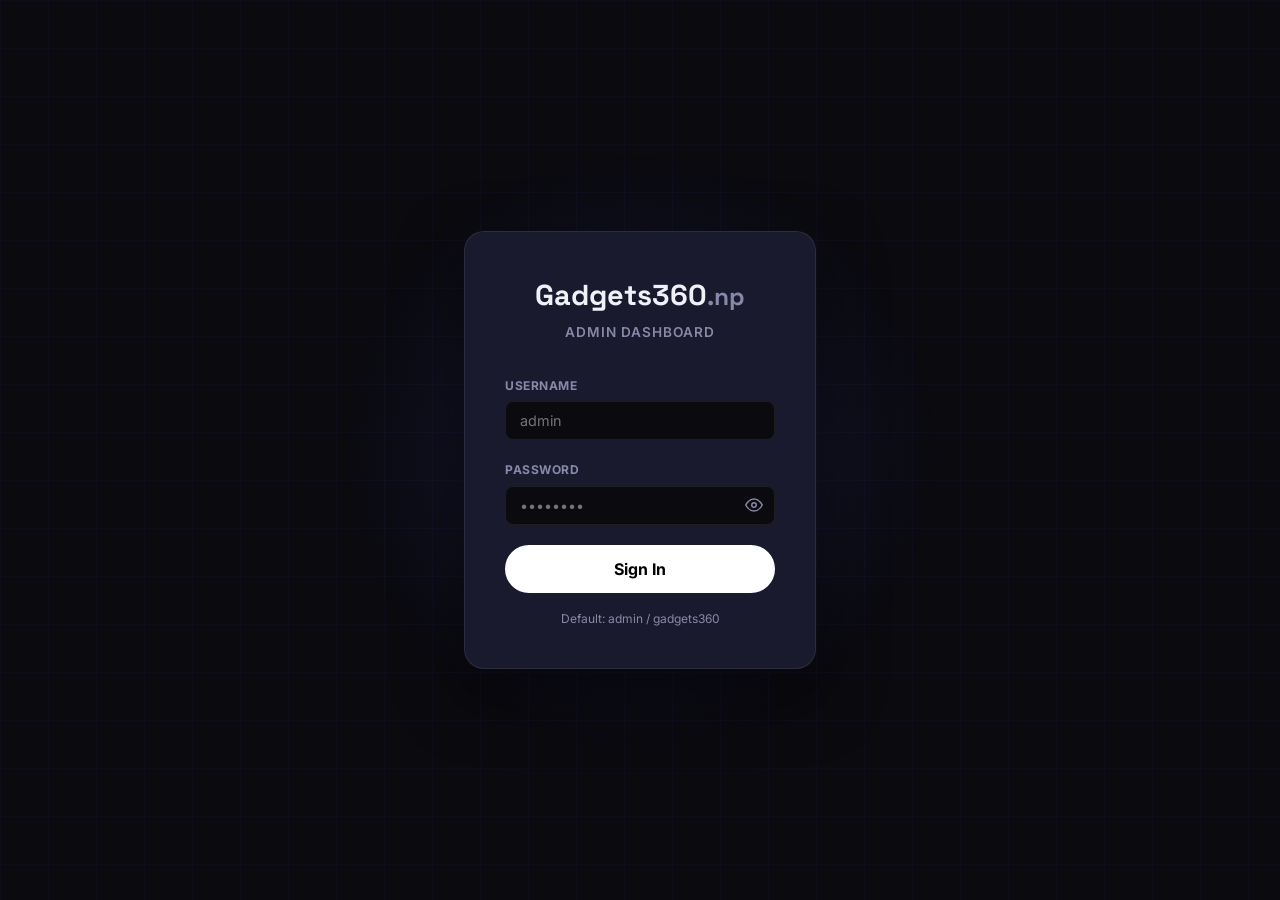
<file: admin/dashboard.html>
<!DOCTYPE html>
<html lang="en">
<head>
  <meta charset="UTF-8" />
  <meta name="viewport" content="width=device-width, initial-scale=1.0" />
  <title>Dashboard — Gadgets360.np Admin</title>
  <link rel="preconnect" href="https://fonts.googleapis.com" />
  <link href="https://fonts.googleapis.com/css2?family=Inter:wght@400;500;600;700;800&family=Space+Grotesk:wght@600;700&display=swap" rel="stylesheet" />
  <link rel="stylesheet" href="css/admin.css" />
</head>
<body class="dashboard-body">

  <!-- SIDEBAR -->
  <aside class="sidebar" id="sidebar">
    <div class="sidebar-header">
      <a href="../index.html" target="_blank" class="admin-logo">
        <span class="logo-g">G</span>360<span class="logo-np">.np</span>
      </a>
      <span class="admin-badge">Admin</span>
    </div>

    <nav class="sidebar-nav">
      <a href="#" class="nav-item active" data-page="dashboard">
        <svg width="18" height="18" viewBox="0 0 24 24" fill="none" stroke="currentColor" stroke-width="2"><rect x="3" y="3" width="7" height="7"/><rect x="14" y="3" width="7" height="7"/><rect x="14" y="14" width="7" height="7"/><rect x="3" y="14" width="7" height="7"/></svg>
        Dashboard
      </a>
      <a href="#" class="nav-item" data-page="products">
        <svg width="18" height="18" viewBox="0 0 24 24" fill="none" stroke="currentColor" stroke-width="2"><path d="M6 2L3 6v14a2 2 0 002 2h14a2 2 0 002-2V6l-3-4z"/><line x1="3" y1="6" x2="21" y2="6"/><path d="M16 10a4 4 0 01-8 0"/></svg>
        Products
      </a>
      <a href="#" class="nav-item" data-page="orders">
        <svg width="18" height="18" viewBox="0 0 24 24" fill="none" stroke="currentColor" stroke-width="2"><path d="M9 11l3 3L22 4"/><path d="M21 12v7a2 2 0 01-2 2H5a2 2 0 01-2-2V5a2 2 0 012-2h11"/></svg>
        Orders
        <span class="nav-badge" id="ordersBadge">0</span>
      </a>
      <a href="#" class="nav-item" data-page="inquiries">
        <svg width="18" height="18" viewBox="0 0 24 24" fill="none" stroke="currentColor" stroke-width="2"><path d="M21 15a2 2 0 01-2 2H7l-4 4V5a2 2 0 012-2h14a2 2 0 012 2z"/></svg>
        Inquiries
        <span class="nav-badge" id="inquiriesBadge">0</span>
      </a>
      <a href="#" class="nav-item" data-page="deals">
        <svg width="18" height="18" viewBox="0 0 24 24" fill="none" stroke="currentColor" stroke-width="2"><path d="M20.59 13.41l-7.17 7.17a2 2 0 01-2.83 0L2 12V2h10l8.59 8.59a2 2 0 010 2.82z"/><line x1="7" y1="7" x2="7.01" y2="7"/></svg>
        Deals & Banners
      </a>
      <a href="#" class="nav-item" data-page="settings">
        <svg width="18" height="18" viewBox="0 0 24 24" fill="none" stroke="currentColor" stroke-width="2"><circle cx="12" cy="12" r="3"/><path d="M19.4 15a1.65 1.65 0 00.33 1.82l.06.06a2 2 0 010 2.83 2 2 0 01-2.83 0l-.06-.06a1.65 1.65 0 00-1.82-.33 1.65 1.65 0 00-1 1.51V21a2 2 0 01-2 2 2 2 0 01-2-2v-.09A1.65 1.65 0 009 19.4a1.65 1.65 0 00-1.82.33l-.06.06a2 2 0 01-2.83 0 2 2 0 010-2.83l.06-.06A1.65 1.65 0 004.68 15a1.65 1.65 0 00-1.51-1H3a2 2 0 01-2-2 2 2 0 012-2h.09A1.65 1.65 0 004.6 9a1.65 1.65 0 00-.33-1.82l-.06-.06a2 2 0 010-2.83 2 2 0 012.83 0l.06.06A1.65 1.65 0 009 4.68a1.65 1.65 0 001-1.51V3a2 2 0 012-2 2 2 0 012 2v.09a1.65 1.65 0 001 1.51 1.65 1.65 0 001.82-.33l.06-.06a2 2 0 012.83 0 2 2 0 010 2.83l-.06.06A1.65 1.65 0 0019.4 9a1.65 1.65 0 001.51 1H21a2 2 0 012 2 2 2 0 01-2 2h-.09a1.65 1.65 0 00-1.51 1z"/></svg>
        Settings
      </a>
    </nav>

    <div class="sidebar-footer">
      <a href="../index.html" target="_blank" class="sidebar-link">
        <svg width="16" height="16" viewBox="0 0 24 24" fill="none" stroke="currentColor" stroke-width="2"><path d="M18 13v6a2 2 0 01-2 2H5a2 2 0 01-2-2V8a2 2 0 012-2h6"/><polyline points="15 3 21 3 21 9"/><line x1="10" y1="14" x2="21" y2="3"/></svg>
        View Site
      </a>
      <button class="sidebar-link" id="logoutBtn">
        <svg width="16" height="16" viewBox="0 0 24 24" fill="none" stroke="currentColor" stroke-width="2"><path d="M9 21H5a2 2 0 01-2-2V5a2 2 0 012-2h4"/><polyline points="16 17 21 12 16 7"/><line x1="21" y1="12" x2="9" y2="12"/></svg>
        Logout
      </button>
    </div>
  </aside>

  <!-- MAIN -->
  <div class="main-wrap">
    <!-- TOP BAR -->
    <header class="topbar">
      <button class="sidebar-toggle" id="sidebarToggle" aria-label="Toggle sidebar">
        <svg width="20" height="20" viewBox="0 0 24 24" fill="none" stroke="currentColor" stroke-width="2"><line x1="3" y1="12" x2="21" y2="12"/><line x1="3" y1="6" x2="21" y2="6"/><line x1="3" y1="18" x2="21" y2="18"/></svg>
      </button>
      <div class="topbar-title" id="topbarTitle">Dashboard</div>
      <div class="topbar-right">
        <span class="topbar-user">👤 Admin</span>
      </div>
    </header>

    <!-- PAGE CONTENT -->
    <main class="content" id="pageContent">
      <!-- Rendered by JS -->
    </main>
  </div>

  <!-- PRODUCT MODAL -->
  <div class="modal-overlay" id="productModal" hidden>
    <div class="modal">
      <div class="modal-header">
        <h3 id="modalTitle">Add Product</h3>
        <button class="modal-close" id="modalClose">&times;</button>
      </div>
      <form class="modal-form" id="productForm">
        <input type="hidden" id="productId" />
        <div class="form-row">
          <div class="form-group">
            <label>Product Name *</label>
            <input type="text" id="pName" placeholder="iPhone 16 Pro Max" required />
          </div>
          <div class="form-group">
            <label>Brand *</label>
            <input type="text" id="pBrand" placeholder="Apple" required />
          </div>
        </div>
        <div class="form-group">
          <label>Description</label>
          <textarea id="pDesc" rows="2" placeholder="Key specs or description..."></textarea>
        </div>
        <div class="form-row">
          <div class="form-group">
            <label>Price (NPR) *</label>
            <input type="number" id="pPrice" placeholder="85000" required />
          </div>
          <div class="form-group">
            <label>Old Price (NPR)</label>
            <input type="number" id="pOldPrice" placeholder="90000 (optional)" />
          </div>
        </div>
        <div class="form-row">
          <div class="form-group">
            <label>Category</label>
            <select id="pCategory">
              <option value="smartphones">📱 Smartphones</option>
              <option value="laptops">💻 Laptops</option>
              <option value="audio">🎧 Audio</option>
              <option value="smartwatches">⌚ Smartwatches</option>
              <option value="cameras">📸 Cameras</option>
              <option value="gaming">🎮 Gaming</option>
              <option value="accessories">🔌 Accessories</option>
              <option value="networking">📡 Networking</option>
            </select>
          </div>
          <div class="form-group">
            <label>Badge</label>
            <select id="pBadge">
              <option value="">None</option>
              <option value="new">New</option>
              <option value="hot">Hot</option>
              <option value="sale">Sale</option>
            </select>
          </div>
        </div>
        <div class="form-row">
          <div class="form-group">
            <label>Status</label>
            <select id="pStatus">
              <option value="active">Active (visible on site)</option>
              <option value="hidden">Hidden</option>
              <option value="outofstock">Out of Stock</option>
            </select>
          </div>
          <div class="form-group">
            <label>Featured?</label>
            <select id="pFeatured">
              <option value="yes">Yes — show on homepage</option>
              <option value="no">No</option>
            </select>
          </div>
        </div>
        <div class="modal-actions">
          <button type="button" class="btn-cancel" id="modalCancel">Cancel</button>
          <button type="submit" class="btn-save">Save Product</button>
        </div>
      </form>
    </div>
  </div>

  <!-- ORDER STATUS MODAL -->
  <div class="modal-overlay" id="orderModal" hidden>
    <div class="modal modal-sm">
      <div class="modal-header">
        <h3>Update Order</h3>
        <button class="modal-close" id="orderModalClose">&times;</button>
      </div>
      <div class="modal-form">
        <input type="hidden" id="editOrderId" />
        <div class="form-group">
          <label>Customer Name</label>
          <input type="text" id="editOrderName" readonly />
        </div>
        <div class="form-group">
          <label>Product</label>
          <input type="text" id="editOrderProduct" readonly />
        </div>
        <div class="form-group">
          <label>Status</label>
          <select id="editOrderStatus">
            <option value="new">New</option>
            <option value="contacted">Contacted</option>
            <option value="confirmed">Confirmed</option>
            <option value="shipped">Shipped</option>
            <option value="delivered">Delivered</option>
            <option value="cancelled">Cancelled</option>
          </select>
        </div>
        <div class="form-group">
          <label>Notes</label>
          <textarea id="editOrderNotes" rows="3" placeholder="Internal notes..."></textarea>
        </div>
        <div class="modal-actions">
          <button type="button" class="btn-cancel" id="orderModalCancel">Cancel</button>
          <button type="button" class="btn-save" id="saveOrderBtn">Update Order</button>
        </div>
      </div>
    </div>
  </div>

  <!-- TOAST -->
  <div class="toast-wrap" id="toastWrap"></div>

  <script src="js/data.js"></script>
  <script src="js/dashboard.js"></script>
</body>
</html>
</file>
<file: css/style.css>
/* ===== RESET ===== */
*, *::before, *::after { box-sizing: border-box; margin: 0; padding: 0; }

:root {
  --bg: #0c0c0c;
  --bg-alt: #111111;
  --surface: #1a1a1a;
  --surface-2: #222222;
  --border: rgba(255,255,255,0.07);
  --border-2: rgba(255,255,255,0.12);
  --text: #efefef;
  --text-2: #999999;
  --text-3: #666666;
  --white: #ffffff;
  --radius: 14px;
  --radius-sm: 8px;
  --ease: cubic-bezier(0.4, 0, 0.2, 1);
}

html { scroll-behavior: smooth; }

body {
  font-family: 'Inter', system-ui, -apple-system, sans-serif;
  background: var(--bg);
  color: var(--text);
  line-height: 1.6;
  overflow-x: hidden;
  -webkit-font-smoothing: antialiased;
}

a { color: inherit; text-decoration: none; }
img { max-width: 100%; display: block; }

.container {
  max-width: 1180px;
  margin: 0 auto;
  padding: 0 24px;
}

/* ===== ANNOUNCEMENT BAR ===== */
.announce-bar {
  background: var(--surface);
  border-bottom: 1px solid var(--border);
  overflow: hidden;
  padding: 9px 0;
  position: sticky;
  top: 0;
  z-index: 200;
}
.announce-track {
  display: flex;
  gap: 28px;
  width: max-content;
  animation: marquee 30s linear infinite;
  white-space: nowrap;
  align-items: center;
}
.announce-track span {
  font-size: 0.75rem;
  font-weight: 500;
  color: var(--text-2);
  letter-spacing: 0.2px;
}
.ann-sep { color: var(--border-2) !important; }
@keyframes marquee {
  from { transform: translateX(0); }
  to { transform: translateX(-50%); }
}

/* ===== NAVBAR ===== */
.navbar {
  position: sticky;
  top: 37px;
  z-index: 100;
  background: rgba(12,12,12,0.85);
  backdrop-filter: blur(20px);
  -webkit-backdrop-filter: blur(20px);
  border-bottom: 1px solid var(--border);
  transition: all 0.2s var(--ease);
}
.navbar.scrolled {
  background: rgba(12,12,12,0.95);
  border-bottom-color: var(--border-2);
}

.nav-container {
  max-width: 1180px;
  margin: 0 auto;
  padding: 0 24px;
  height: 60px;
  display: flex;
  align-items: center;
  gap: 40px;
}

.nav-logo {
  font-family: 'Space Grotesk', sans-serif;
  font-size: 1.25rem;
  font-weight: 700;
  letter-spacing: -0.3px;
  white-space: nowrap;
  flex-shrink: 0;
  color: var(--text);
}
.logo-accent { color: var(--text-2); }

.nav-links {
  display: flex;
  align-items: center;
  gap: 28px;
  flex: 1;
}
.nav-links a {
  font-size: 0.875rem;
  color: var(--text-2);
  font-weight: 500;
  transition: color 0.15s;
}
.nav-links a:hover { color: var(--text); }

.nav-actions {
  display: flex;
  align-items: center;
  gap: 10px;
  flex-shrink: 0;
}

.btn-nav-phone {
  display: inline-flex;
  align-items: center;
  gap: 6px;
  padding: 7px 14px;
  background: var(--surface);
  border: 1px solid var(--border-2);
  border-radius: 50px;
  font-size: 0.82rem;
  font-weight: 600;
  color: var(--text-2);
  transition: all 0.15s;
}
.btn-nav-phone:hover { color: var(--text); border-color: rgba(255,255,255,0.2); }

.btn-nav-insta {
  display: inline-flex;
  align-items: center;
  gap: 6px;
  padding: 7px 16px;
  background: var(--white);
  border-radius: 50px;
  font-size: 0.82rem;
  font-weight: 700;
  color: #000;
  transition: background 0.15s;
}
.btn-nav-insta:hover { background: #e8e8e8; }

.hamburger {
  display: none;
  flex-direction: column;
  gap: 5px;
  background: none;
  border: none;
  cursor: pointer;
  padding: 4px;
}
.hamburger span {
  display: block;
  width: 22px; height: 2px;
  background: var(--text);
  border-radius: 2px;
  transition: all 0.2s;
}

/* ===== SECTIONS ===== */
.section { padding: 88px 0; }
.section-alt { background: var(--bg-alt); }

.section-header { text-align: center; margin-bottom: 52px; }
.section-eyebrow {
  font-size: 0.72rem;
  font-weight: 700;
  text-transform: uppercase;
  letter-spacing: 2.5px;
  color: var(--text-3);
  margin-bottom: 10px;
}
.section-title {
  font-family: 'Space Grotesk', sans-serif;
  font-size: clamp(1.75rem, 3.5vw, 2.5rem);
  font-weight: 700;
  letter-spacing: -0.5px;
  line-height: 1.15;
  color: var(--text);
}

/* ===== HERO ===== */
.hero {
  min-height: 88vh;
  display: grid;
  grid-template-columns: 1fr 420px;
  gap: 64px;
  align-items: center;
  max-width: 1180px;
  margin: 0 auto;
  padding: 80px 24px 80px;
  position: relative;
}

.hero-bg-grid {
  position: fixed; inset: 0;
  background-image:
    linear-gradient(rgba(255,255,255,0.02) 1px, transparent 1px),
    linear-gradient(90deg, rgba(255,255,255,0.02) 1px, transparent 1px);
  background-size: 56px 56px;
  pointer-events: none;
  z-index: -1;
}

.hero-eyebrow {
  display: inline-flex;
  align-items: center;
  gap: 8px;
  font-size: 0.8rem;
  font-weight: 600;
  color: var(--text-2);
  background: var(--surface);
  border: 1px solid var(--border-2);
  padding: 6px 14px;
  border-radius: 50px;
  margin-bottom: 28px;
}
.live-dot {
  width: 7px; height: 7px;
  border-radius: 50%;
  background: #4ade80;
  animation: blink 2s ease-in-out infinite;
}
@keyframes blink {
  0%, 100% { opacity: 1; }
  50% { opacity: 0.4; }
}

.hero-title {
  font-family: 'Space Grotesk', sans-serif;
  font-size: clamp(2.8rem, 5.5vw, 4.2rem);
  font-weight: 800;
  line-height: 1.05;
  letter-spacing: -1.5px;
  color: var(--white);
  margin-bottom: 20px;
}

.hero-subtitle {
  font-size: 1rem;
  color: var(--text-2);
  line-height: 1.75;
  max-width: 460px;
  margin-bottom: 36px;
}

.hero-actions {
  display: flex;
  gap: 12px;
  flex-wrap: wrap;
  margin-bottom: 52px;
}
.btn-hero-primary {
  display: inline-flex;
  align-items: center;
  gap: 8px;
  padding: 13px 28px;
  background: var(--white);
  color: #000;
  border-radius: 50px;
  font-size: 0.92rem;
  font-weight: 700;
  transition: background 0.15s, transform 0.15s;
}
.btn-hero-primary:hover { background: #e8e8e8; transform: translateY(-1px); }

.btn-hero-secondary {
  display: inline-flex;
  align-items: center;
  gap: 8px;
  padding: 13px 24px;
  background: transparent;
  color: var(--text-2);
  border: 1px solid var(--border-2);
  border-radius: 50px;
  font-size: 0.92rem;
  font-weight: 600;
  transition: all 0.15s;
}
.btn-hero-secondary:hover { color: var(--text); border-color: rgba(255,255,255,0.22); background: var(--surface); }

.hero-stats {
  display: flex;
  align-items: center;
  gap: 20px;
  flex-wrap: wrap;
}
.h-stat { text-align: left; }
.h-stat-num {
  display: block;
  font-family: 'Space Grotesk', sans-serif;
  font-size: 1.4rem;
  font-weight: 700;
  color: var(--white);
  line-height: 1;
}
.h-stat-label {
  font-size: 0.72rem;
  color: var(--text-3);
  text-transform: uppercase;
  letter-spacing: 0.5px;
  margin-top: 3px;
}
.h-stat-sep {
  width: 1px; height: 32px;
  background: var(--border-2);
}

/* Hero store card */
.store-card {
  background: var(--surface);
  border: 1px solid var(--border-2);
  border-radius: 20px;
  padding: 24px;
  box-shadow: 0 24px 64px rgba(0,0,0,0.5);
}
.store-card-top {
  display: flex;
  align-items: center;
  gap: 12px;
  margin-bottom: 20px;
}
.store-avatar {
  width: 42px; height: 42px;
  border-radius: 50%;
  background: var(--surface-2);
  border: 1px solid var(--border-2);
  display: flex; align-items: center; justify-content: center;
  font-family: 'Space Grotesk', sans-serif;
  font-weight: 700; font-size: 1.1rem;
  flex-shrink: 0;
}
.store-name { font-weight: 700; font-size: 0.95rem; }
.store-handle { font-size: 0.75rem; color: var(--text-2); }
.store-follow-btn {
  margin-left: auto;
  padding: 6px 16px;
  background: var(--white);
  color: #000;
  border-radius: 50px;
  font-size: 0.8rem;
  font-weight: 700;
  transition: background 0.15s;
  flex-shrink: 0;
}
.store-follow-btn:hover { background: #e8e8e8; }

.store-grid {
  display: grid;
  grid-template-columns: repeat(3, 1fr);
  gap: 8px;
  margin-bottom: 16px;
}
.store-grid-item {
  background: var(--surface-2);
  border: 1px solid var(--border);
  border-radius: 10px;
  aspect-ratio: 1;
  display: flex; align-items: center; justify-content: center;
  font-size: 1.6rem;
  transition: border-color 0.15s;
}
.store-grid-item:hover { border-color: var(--border-2); }

.store-info-row {
  display: grid;
  grid-template-columns: 1fr 1fr;
  gap: 10px;
  margin-bottom: 14px;
}
.store-info-item {
  background: var(--surface-2);
  border-radius: var(--radius-sm);
  padding: 10px 12px;
}
.store-info-label {
  display: block;
  font-size: 0.68rem;
  text-transform: uppercase;
  letter-spacing: 0.5px;
  color: var(--text-3);
  margin-bottom: 3px;
}
.store-info-val { font-size: 0.82rem; font-weight: 600; }

.store-map-btn {
  display: flex;
  align-items: center;
  justify-content: center;
  gap: 6px;
  width: 100%;
  padding: 11px;
  background: var(--surface-2);
  border: 1px solid var(--border-2);
  border-radius: var(--radius-sm);
  font-size: 0.82rem;
  font-weight: 600;
  color: var(--text-2);
  transition: all 0.15s;
}
.store-map-btn:hover { color: var(--text); border-color: rgba(255,255,255,0.2); }

/* ===== BRAND STRIP ===== */
.brand-strip {
  border-top: 1px solid var(--border);
  border-bottom: 1px solid var(--border);
  overflow: hidden;
  padding: 14px 0;
  background: var(--bg-alt);
}
.brand-track {
  display: flex;
  gap: 32px;
  width: max-content;
  animation: marquee 24s linear infinite;
  align-items: center;
}
.brand-track span {
  font-size: 0.82rem;
  font-weight: 600;
  color: var(--text-3);
  white-space: nowrap;
  letter-spacing: 0.3px;
}
.bs { color: var(--border-2) !important; font-weight: 400 !important; }

/* ===== CATEGORIES ===== */
.categories-grid {
  display: grid;
  grid-template-columns: repeat(4, 1fr);
  gap: 14px;
}
.category-card {
  display: flex;
  align-items: center;
  gap: 14px;
  background: var(--surface);
  border: 1px solid var(--border);
  border-radius: var(--radius);
  padding: 18px 20px;
  transition: all 0.2s var(--ease);
  cursor: pointer;
  position: relative;
  overflow: hidden;
  text-decoration: none;
  color: inherit;
}
.category-card:hover {
  border-color: var(--border-2);
  transform: translateY(-2px);
  background: var(--surface-2);
}
.cat-icon { font-size: 1.6rem; flex-shrink: 0; }
.cat-body { flex: 1; min-width: 0; }
.cat-body h3 { font-size: 0.88rem; font-weight: 700; margin-bottom: 2px; }
.cat-body p { font-size: 0.72rem; color: var(--text-2); white-space: nowrap; overflow: hidden; text-overflow: ellipsis; }
.cat-arrow { color: var(--text-3); font-size: 0.9rem; flex-shrink: 0; transition: transform 0.15s; }
.category-card:hover .cat-arrow { transform: translateX(3px); }

/* ===== PRODUCT FILTERS ===== */
.products-header {
  display: flex;
  align-items: flex-end;
  justify-content: space-between;
  gap: 20px;
  margin-bottom: 36px;
  flex-wrap: wrap;
}
.products-header .section-eyebrow { margin-bottom: 8px; }
.products-header .section-title { margin: 0; }

.product-filters {
  display: flex;
  gap: 6px;
  flex-wrap: wrap;
}
.filter-btn {
  padding: 7px 16px;
  background: transparent;
  border: 1px solid var(--border);
  border-radius: 50px;
  font-size: 0.8rem;
  font-weight: 600;
  color: var(--text-2);
  cursor: pointer;
  font-family: inherit;
  transition: all 0.15s;
}
.filter-btn:hover { border-color: var(--border-2); color: var(--text); }
.filter-btn.active {
  background: var(--white);
  border-color: var(--white);
  color: #000;
}

/* ===== PRODUCT GRID ===== */
.products-grid {
  display: grid;
  grid-template-columns: repeat(3, 1fr);
  gap: 20px;
  margin-bottom: 40px;
}

.product-card {
  background: var(--surface);
  border: 1px solid var(--border);
  border-radius: var(--radius);
  overflow: hidden;
  transition: all 0.2s var(--ease);
  position: relative;
  display: flex;
  flex-direction: column;
}
.product-card:hover {
  border-color: var(--border-2);
  transform: translateY(-3px);
  box-shadow: 0 12px 40px rgba(0,0,0,0.4);
}

.product-badge {
  position: absolute;
  top: 14px; left: 14px;
  font-size: 0.66rem;
  font-weight: 800;
  padding: 3px 10px;
  border-radius: 20px;
  text-transform: uppercase;
  letter-spacing: 0.4px;
  z-index: 1;
}
.product-badge.new { background: var(--surface-2); color: var(--text-2); border: 1px solid var(--border-2); }
.product-badge.hot { background: var(--surface-2); color: var(--text-2); border: 1px solid var(--border-2); }
.product-badge.sale { background: var(--white); color: #000; }

.product-img-wrap {
  background: var(--surface-2);
  height: 170px;
  display: flex; align-items: center; justify-content: center;
  border-bottom: 1px solid var(--border);
}
.product-emoji-display { font-size: 4.5rem; }

.product-body {
  padding: 18px;
  flex: 1;
  display: flex;
  flex-direction: column;
}
.product-brand {
  font-size: 0.68rem;
  font-weight: 700;
  text-transform: uppercase;
  letter-spacing: 1px;
  color: var(--text-3);
  margin-bottom: 5px;
}
.product-name {
  font-size: 0.95rem;
  font-weight: 700;
  margin-bottom: 6px;
  line-height: 1.3;
  color: var(--text);
}
.product-desc {
  font-size: 0.78rem;
  color: var(--text-2);
  line-height: 1.5;
  flex: 1;
  margin-bottom: 16px;
}
.product-footer {
  display: flex;
  align-items: center;
  justify-content: space-between;
  gap: 10px;
}
.price-current {
  font-family: 'Space Grotesk', sans-serif;
  font-size: 1rem;
  font-weight: 700;
  color: var(--white);
}
.price-old {
  font-size: 0.75rem;
  color: var(--text-3);
  text-decoration: line-through;
  display: block;
}
.product-actions { display: flex; gap: 6px; }
.btn-order {
  display: inline-flex;
  align-items: center;
  padding: 8px 16px;
  background: var(--white);
  color: #000;
  border-radius: 50px;
  font-size: 0.8rem;
  font-weight: 700;
  transition: background 0.15s;
  white-space: nowrap;
}
.btn-order:hover { background: #e8e8e8; }
.btn-wa-sm {
  display: inline-flex;
  align-items: center;
  justify-content: center;
  width: 34px; height: 34px;
  border-radius: 50%;
  background: var(--surface-2);
  border: 1px solid var(--border-2);
  color: var(--text-2);
  transition: all 0.15s;
  flex-shrink: 0;
}
.btn-wa-sm:hover { color: #25D366; border-color: rgba(37,211,102,0.3); }

.view-all-wrap { text-align: center; }
.btn-outline-lg {
  display: inline-flex;
  align-items: center;
  gap: 8px;
  padding: 12px 28px;
  border: 1px solid var(--border-2);
  border-radius: 50px;
  font-size: 0.88rem;
  font-weight: 600;
  color: var(--text-2);
  transition: all 0.15s;
}
.btn-outline-lg:hover { color: var(--text); border-color: rgba(255,255,255,0.22); background: var(--surface); }

/* ===== TRUST BAR ===== */
.trust-bar {
  border-top: 1px solid var(--border);
  border-bottom: 1px solid var(--border);
  background: var(--bg-alt);
  padding: 28px 0;
}
.trust-grid {
  display: flex;
  align-items: center;
  justify-content: center;
  gap: 0;
  flex-wrap: wrap;
}
.trust-item {
  display: flex;
  align-items: center;
  gap: 12px;
  padding: 0 36px;
  flex-shrink: 0;
}
.trust-item strong { display: block; font-size: 0.88rem; font-weight: 700; color: var(--text); }
.trust-item span { font-size: 0.75rem; color: var(--text-2); }
.trust-icon {
  font-size: 1.2rem;
  flex-shrink: 0;
  color: var(--text-2);
}
.trust-divider {
  width: 1px; height: 36px;
  background: var(--border-2);
}

/* ===== DEALS ===== */
.deals-layout {
  display: grid;
  grid-template-columns: 1fr 1fr;
  gap: 64px;
  align-items: center;
}
.deals-sub {
  font-size: 0.9rem;
  color: var(--text-2);
  line-height: 1.7;
  margin: 16px 0 24px;
  max-width: 380px;
}
.deals-socials { display: flex; gap: 10px; flex-wrap: wrap; }
.deal-social-btn {
  display: inline-flex;
  align-items: center;
  gap: 7px;
  padding: 9px 18px;
  background: var(--surface);
  border: 1px solid var(--border-2);
  border-radius: 50px;
  font-size: 0.82rem;
  font-weight: 600;
  color: var(--text-2);
  transition: all 0.15s;
}
.deal-social-btn:hover { color: var(--text); border-color: rgba(255,255,255,0.2); background: var(--surface-2); }

.deals-cards { display: flex; flex-direction: column; gap: 12px; }
.deal-card {
  display: flex;
  align-items: center;
  gap: 16px;
  background: var(--surface);
  border: 1px solid var(--border);
  border-radius: var(--radius);
  padding: 18px 20px;
  transition: all 0.15s;
}
.deal-card:hover { border-color: var(--border-2); transform: translateX(3px); }
.deal-icon { font-size: 1.5rem; flex-shrink: 0; }
.deal-type { font-size: 0.72rem; text-transform: uppercase; letter-spacing: 0.5px; color: var(--text-3); }
.deal-pct { font-size: 0.95rem; font-weight: 700; color: var(--text); margin-top: 2px; }

/* ===== ABOUT ===== */
.about-layout {
  display: grid;
  grid-template-columns: 1fr 1fr;
  gap: 64px;
  align-items: start;
}
.about-left p {
  font-size: 0.92rem;
  color: var(--text-2);
  line-height: 1.8;
  margin-top: 16px;
}
.about-pills {
  display: flex;
  flex-wrap: wrap;
  gap: 8px;
  margin-top: 20px;
}
.about-pills span {
  font-size: 0.78rem;
  font-weight: 600;
  padding: 5px 12px;
  background: var(--surface);
  border: 1px solid var(--border-2);
  border-radius: 50px;
  color: var(--text-2);
}
.about-nums {
  display: flex;
  gap: 32px;
  margin-top: 28px;
  flex-wrap: wrap;
}
.about-num strong {
  display: block;
  font-family: 'Space Grotesk', sans-serif;
  font-size: 1.6rem;
  font-weight: 700;
  color: var(--white);
  line-height: 1;
}
.about-num span { font-size: 0.72rem; color: var(--text-3); text-transform: uppercase; letter-spacing: 0.5px; }

.hours-card, .payment-card {
  background: var(--surface);
  border: 1px solid var(--border-2);
  border-radius: var(--radius);
  padding: 24px;
  margin-bottom: 14px;
}
.hours-card h3, .payment-card h3 {
  font-size: 0.78rem;
  font-weight: 700;
  text-transform: uppercase;
  letter-spacing: 1px;
  color: var(--text-3);
  margin-bottom: 16px;
}
.hours-row {
  display: flex;
  justify-content: space-between;
  align-items: center;
  font-size: 0.88rem;
  padding: 8px 0;
  border-bottom: 1px solid var(--border);
}
.hours-row:last-of-type { border-bottom: none; }
.hours-row span:first-child { color: var(--text-2); }
.hours-row span:last-child { font-weight: 600; }
.hours-divider { border: none; border-top: 1px solid var(--border); margin: 14px 0; }
.hours-address {
  display: flex;
  align-items: center;
  gap: 7px;
  font-size: 0.82rem;
  color: var(--text-2);
  margin-bottom: 14px;
}
.hours-map-btn {
  display: block;
  text-align: center;
  padding: 10px;
  background: var(--surface-2);
  border: 1px solid var(--border-2);
  border-radius: var(--radius-sm);
  font-size: 0.82rem;
  font-weight: 600;
  color: var(--text-2);
  transition: all 0.15s;
}
.hours-map-btn:hover { color: var(--text); border-color: rgba(255,255,255,0.2); }

.payment-methods {
  display: flex;
  flex-wrap: wrap;
  gap: 8px;
  margin-bottom: 14px;
}
.payment-methods span {
  padding: 5px 12px;
  background: var(--surface-2);
  border: 1px solid var(--border);
  border-radius: 50px;
  font-size: 0.78rem;
  font-weight: 600;
  color: var(--text-2);
}
.no-refund-note {
  font-size: 0.78rem;
  color: var(--text-3);
  line-height: 1.5;
}

/* ===== REVIEWS ===== */
.reviews-grid {
  display: grid;
  grid-template-columns: repeat(3, 1fr);
  gap: 20px;
}
.review-card {
  background: var(--surface);
  border: 1px solid var(--border);
  border-radius: var(--radius);
  padding: 24px;
  transition: all 0.2s;
}
.review-card:hover { border-color: var(--border-2); transform: translateY(-3px); }
.review-stars { font-size: 0.85rem; color: var(--text-3); margin-bottom: 14px; letter-spacing: 2px; }
.review-card p {
  font-size: 0.87rem;
  color: var(--text-2);
  line-height: 1.75;
  margin-bottom: 20px;
  font-style: italic;
}
.review-author {
  display: flex;
  align-items: center;
  gap: 10px;
}
.review-avatar {
  width: 36px; height: 36px;
  border-radius: 50%;
  background: var(--surface-2);
  border: 1px solid var(--border-2);
  display: flex; align-items: center; justify-content: center;
  font-weight: 700; font-size: 0.9rem;
  color: var(--text-2);
  flex-shrink: 0;
}
.review-author strong { display: block; font-size: 0.85rem; }
.review-author span { font-size: 0.72rem; color: var(--text-3); }

/* ===== CONTACT ===== */
.contact-layout {
  display: grid;
  grid-template-columns: 1fr 1.2fr;
  gap: 64px;
  align-items: start;
}
.contact-intro {
  font-size: 0.92rem;
  color: var(--text-2);
  line-height: 1.7;
  margin-top: 16px;
  margin-bottom: 28px;
}
.contact-channels { display: flex; flex-direction: column; gap: 10px; }
.channel {
  display: flex;
  align-items: center;
  gap: 14px;
  background: var(--surface);
  border: 1px solid var(--border);
  border-radius: var(--radius);
  padding: 16px 18px;
  transition: all 0.15s;
  color: inherit;
}
.channel:hover { border-color: var(--border-2); background: var(--surface-2); }
.channel-icon {
  width: 38px; height: 38px;
  border-radius: 10px;
  background: var(--surface-2);
  display: flex; align-items: center; justify-content: center;
  flex-shrink: 0;
  color: var(--text-2);
}
.channel strong { display: block; font-size: 0.88rem; font-weight: 700; }
.channel span { font-size: 0.78rem; color: var(--text-2); }
.channel-arrow { margin-left: auto; color: var(--text-3); transition: transform 0.15s; }
.channel:hover .channel-arrow { transform: translateX(3px); }

.contact-right {
  background: var(--surface);
  border: 1px solid var(--border-2);
  border-radius: var(--radius);
  padding: 32px;
}
.contact-form h3 {
  font-size: 1.1rem;
  font-weight: 700;
  margin-bottom: 24px;
}
.cf-row { display: grid; grid-template-columns: 1fr 1fr; gap: 14px; }
.cf-group { margin-bottom: 16px; }
.cf-group label {
  display: block;
  font-size: 0.72rem;
  font-weight: 700;
  text-transform: uppercase;
  letter-spacing: 0.5px;
  color: var(--text-3);
  margin-bottom: 7px;
}
.cf-group input, .cf-group textarea {
  width: 100%;
  background: var(--bg);
  border: 1px solid var(--border-2);
  border-radius: var(--radius-sm);
  padding: 10px 14px;
  color: var(--text);
  font-size: 0.9rem;
  font-family: inherit;
  outline: none;
  transition: border-color 0.15s;
  resize: none;
}
.cf-group input::placeholder, .cf-group textarea::placeholder { color: var(--text-3); }
.cf-group input:focus, .cf-group textarea:focus { border-color: rgba(255,255,255,0.2); }
.cf-submit {
  width: 100%;
  padding: 13px;
  background: var(--white);
  border: none;
  border-radius: 50px;
  color: #000;
  font-size: 0.92rem;
  font-weight: 700;
  font-family: inherit;
  cursor: pointer;
  transition: background 0.15s;
  margin-bottom: 12px;
}
.cf-submit:hover { background: #e8e8e8; }
.cf-note { font-size: 0.72rem; color: var(--text-3); text-align: center; }

/* Form success */
.form-success { text-align: center; padding: 32px 16px; }
.form-success .success-icon { font-size: 2.5rem; margin-bottom: 12px; }
.form-success h3 { font-size: 1.1rem; font-weight: 700; margin-bottom: 8px; }
.form-success p { font-size: 0.88rem; color: var(--text-2); }

/* ===== FOOTER ===== */
.footer {
  border-top: 1px solid var(--border);
  background: var(--bg-alt);
  padding: 64px 0 0;
}
.footer-top {
  display: grid;
  grid-template-columns: 1.6fr 1fr 1fr 1fr;
  gap: 48px;
  padding-bottom: 48px;
}
.footer-logo {
  font-family: 'Space Grotesk', sans-serif;
  font-size: 1.2rem;
  font-weight: 700;
  display: block;
  margin-bottom: 12px;
  color: var(--text);
}
.footer-brand p {
  font-size: 0.84rem;
  color: var(--text-2);
  line-height: 1.7;
  margin-bottom: 12px;
  max-width: 260px;
}
.footer-phone-link {
  display: inline-flex;
  font-size: 0.9rem;
  font-weight: 700;
  color: var(--text);
  margin-bottom: 16px;
  transition: color 0.15s;
}
.footer-phone-link:hover { color: #25D366; }
.footer-socials { display: flex; gap: 8px; }
.fsoc {
  display: flex;
  align-items: center;
  justify-content: center;
  width: 36px; height: 36px;
  border-radius: 8px;
  background: var(--surface);
  border: 1px solid var(--border);
  color: var(--text-2);
  transition: all 0.15s;
}
.fsoc:hover { color: var(--text); border-color: var(--border-2); background: var(--surface-2); }

.footer-col h5 {
  font-size: 0.72rem;
  font-weight: 700;
  text-transform: uppercase;
  letter-spacing: 1px;
  color: var(--text-3);
  margin-bottom: 16px;
}
.footer-col a, .footer-col span {
  display: block;
  font-size: 0.85rem;
  color: var(--text-2);
  margin-bottom: 10px;
  transition: color 0.15s;
}
.footer-col a:hover { color: var(--text); }

.footer-bottom {
  border-top: 1px solid var(--border);
  padding: 20px 0;
  display: flex;
  align-items: center;
  justify-content: space-between;
  gap: 12px;
  flex-wrap: wrap;
}
.footer-bottom span { font-size: 0.78rem; color: var(--text-3); }

/* ===== FLOATING BUTTONS ===== */
.fab-wa {
  position: fixed;
  bottom: 80px; right: 24px;
  width: 46px; height: 46px;
  border-radius: 50%;
  background: var(--surface);
  border: 1px solid var(--border-2);
  color: var(--text-2);
  display: flex; align-items: center; justify-content: center;
  z-index: 500;
  transition: all 0.2s;
  box-shadow: 0 4px 20px rgba(0,0,0,0.4);
}
.fab-wa:hover { color: #25D366; border-color: rgba(37,211,102,0.3); transform: translateY(-2px); }

.fab-top {
  position: fixed;
  bottom: 24px; right: 24px;
  width: 46px; height: 46px;
  border-radius: 50%;
  background: var(--surface);
  border: 1px solid var(--border-2);
  color: var(--text-2);
  display: flex; align-items: center; justify-content: center;
  z-index: 500;
  cursor: pointer;
  transition: all 0.2s;
  opacity: 0;
  transform: translateY(10px);
  pointer-events: none;
  box-shadow: 0 4px 20px rgba(0,0,0,0.4);
}
.fab-top.visible { opacity: 1; transform: translateY(0); pointer-events: all; }
.fab-top:hover { color: var(--text); border-color: rgba(255,255,255,0.2); transform: translateY(-2px); }

/* ===== FADE IN ANIMATION ===== */
.fade-up {
  opacity: 0;
  transform: translateY(20px);
  transition: opacity 0.5s var(--ease), transform 0.5s var(--ease);
}
.fade-up.in { opacity: 1; transform: translateY(0); }

/* ===== RESPONSIVE ===== */
@media (max-width: 1024px) {
  .hero { grid-template-columns: 1fr; min-height: auto; padding-top: 60px; }
  .hero-visual { display: none; }
  .categories-grid { grid-template-columns: repeat(2, 1fr); }
  .products-grid { grid-template-columns: repeat(2, 1fr); }
  .about-layout { grid-template-columns: 1fr; }
  .contact-layout { grid-template-columns: 1fr; }
  .footer-top { grid-template-columns: 1fr 1fr; gap: 32px; }
  .deals-layout { grid-template-columns: 1fr; gap: 40px; }
  .trust-grid { gap: 0; }
}

@media (max-width: 768px) {
  .nav-links { display: none; }
  .nav-links.open {
    display: flex;
    flex-direction: column;
    position: fixed;
    top: 97px; left: 0; right: 0;
    background: rgba(12,12,12,0.98);
    backdrop-filter: blur(20px);
    padding: 20px 24px;
    gap: 18px;
    border-bottom: 1px solid var(--border);
    z-index: 99;
  }
  .hamburger { display: flex; }
  .btn-nav-phone { display: none; }
  .section { padding: 64px 0; }
  .products-grid { grid-template-columns: 1fr; }
  .reviews-grid { grid-template-columns: 1fr; }
  .trust-grid { flex-direction: column; align-items: flex-start; padding: 0 24px; gap: 16px; }
  .trust-divider { display: none; }
  .trust-item { padding: 0; }
  .products-header { flex-direction: column; align-items: flex-start; }
  .cf-row { grid-template-columns: 1fr; }
  .about-nums { gap: 20px; }
  .footer-top { grid-template-columns: 1fr; gap: 24px; }
  .footer-bottom { flex-direction: column; align-items: flex-start; }
}

@media (max-width: 480px) {
  .hero-title { font-size: 2.4rem; }
  .categories-grid { grid-template-columns: 1fr; }
  .contact-right { padding: 20px; }
  .product-filters { gap: 5px; }
  .filter-btn { padding: 6px 12px; font-size: 0.76rem; }
}
</file>
<file: admin/css/admin.css>
/* ===== RESET ===== */
*, *::before, *::after { box-sizing: border-box; margin: 0; padding: 0; }

:root {
  --bg: #0a0a0f;
  --bg-2: #0f0f1a;
  --bg-3: #141420;
  --surface: #1a1a2e;
  --surface-2: #22223a;
  --border: rgba(255,255,255,0.08);
  --text: #f0f0f8;
  --text-muted: #8888aa;
  --text-soft: #ccccdd;
  --primary: #e0e0e0;
  --primary-dark: #ffffff;
  --primary-glow: rgba(255,255,255,0.06);
  --accent: #e0e0e0;
  --green: #4ade80;
  --yellow: #d4d4d4;
  --orange: #c0c0c0;
  --red: #f87171;
  --gradient: linear-gradient(135deg, #ffffff, #aaaaaa);
  --radius: 14px;
  --radius-sm: 8px;
  --sidebar-w: 240px;
  --topbar-h: 64px;
  --transition: all 0.2s cubic-bezier(0.4,0,0.2,1);
  --shadow: 0 4px 24px rgba(0,0,0,0.4);
}

body {
  font-family: 'Inter', system-ui, sans-serif;
  background: var(--bg);
  color: var(--text);
  line-height: 1.6;
}

a { color: inherit; text-decoration: none; }

/* ===== LOGIN PAGE ===== */
.login-body {
  min-height: 100vh;
  display: flex;
  align-items: center;
  justify-content: center;
  background: var(--bg);
  position: relative;
  overflow: hidden;
}

.login-bg-grid {
  position: fixed; inset: 0;
  background-image:
    linear-gradient(rgba(108,99,255,0.04) 1px, transparent 1px),
    linear-gradient(90deg, rgba(108,99,255,0.04) 1px, transparent 1px);
  background-size: 48px 48px;
  pointer-events: none;
}
.login-orb {
  position: fixed;
  width: 600px; height: 600px;
  background: radial-gradient(circle, rgba(108,99,255,0.18) 0%, transparent 70%);
  top: 50%; left: 50%;
  transform: translate(-50%, -50%);
  pointer-events: none;
}

.login-wrap {
  position: relative; z-index: 1;
  width: 100%; max-width: 400px; padding: 24px;
}

.login-card {
  background: var(--surface);
  border: 1px solid var(--border);
  border-radius: 20px;
  padding: 40px;
  box-shadow: 0 24px 64px rgba(0,0,0,0.5);
}

.login-logo {
  font-family: 'Space Grotesk', sans-serif;
  font-size: 1.8rem;
  font-weight: 700;
  text-align: center;
  margin-bottom: 4px;
}
.logo-g { color: var(--text); }
.logo-360 { color: var(--text); }
.logo-np { color: var(--text-muted); font-size: 0.85em; }

.login-subtitle {
  text-align: center;
  color: var(--text-muted);
  font-size: 0.85rem;
  margin-bottom: 32px;
  text-transform: uppercase;
  letter-spacing: 1px;
  font-weight: 600;
}

.login-form .form-group {
  margin-bottom: 20px;
}
.login-form label {
  display: block;
  font-size: 0.78rem;
  font-weight: 700;
  text-transform: uppercase;
  letter-spacing: 0.5px;
  color: var(--text-muted);
  margin-bottom: 8px;
}
.login-form input {
  width: 100%;
  background: var(--bg);
  border: 1px solid var(--border);
  border-radius: var(--radius-sm);
  padding: 12px 16px;
  color: var(--text);
  font-size: 0.95rem;
  font-family: inherit;
  outline: none;
  transition: var(--transition);
}
.login-form input:focus {
  border-color: var(--primary);
  box-shadow: 0 0 0 3px var(--primary-glow);
}
.pw-wrap { position: relative; }
.pw-wrap input { padding-right: 48px; }
.pw-toggle {
  position: absolute; right: 12px; top: 50%;
  transform: translateY(-50%);
  background: none; border: none; cursor: pointer;
  color: var(--text-muted); display: flex;
}

.login-error {
  background: rgba(248,113,113,0.12);
  border: 1px solid rgba(248,113,113,0.3);
  color: var(--red);
  border-radius: var(--radius-sm);
  padding: 10px 14px;
  font-size: 0.85rem;
  margin-bottom: 16px;
}

.btn-login {
  width: 100%;
  padding: 14px;
  background: #fff;
  border: none; border-radius: 50px;
  color: #000; font-size: 1rem;
  font-weight: 700; font-family: inherit;
  cursor: pointer;
  transition: var(--transition);
}
.btn-login:hover { transform: translateY(-2px); }
.btn-login.shake {
  animation: shake 0.5s;
}
@keyframes shake {
  0%, 100% { transform: translateX(0); }
  20%, 60% { transform: translateX(-8px); }
  40%, 80% { transform: translateX(8px); }
}

.login-hint {
  text-align: center;
  font-size: 0.75rem;
  color: var(--text-muted);
  margin-top: 16px;
}

/* ===== DASHBOARD LAYOUT ===== */
.dashboard-body {
  display: flex;
  min-height: 100vh;
}

/* SIDEBAR */
.sidebar {
  width: var(--sidebar-w);
  background: var(--bg-2);
  border-right: 1px solid var(--border);
  display: flex;
  flex-direction: column;
  position: fixed;
  top: 0; left: 0; bottom: 0;
  z-index: 100;
  transition: transform 0.3s;
}

.sidebar-header {
  padding: 20px;
  display: flex;
  align-items: center;
  justify-content: space-between;
  border-bottom: 1px solid var(--border);
}

.admin-logo {
  font-family: 'Space Grotesk', sans-serif;
  font-size: 1.3rem;
  font-weight: 700;
}
.admin-badge {
  font-size: 0.65rem;
  font-weight: 700;
  text-transform: uppercase;
  letter-spacing: 1px;
  background: var(--surface-2);
  color: var(--text-muted);
  border: 1px solid var(--border);
  padding: 3px 8px;
  border-radius: 20px;
}

.sidebar-nav {
  flex: 1;
  padding: 16px 12px;
  display: flex;
  flex-direction: column;
  gap: 4px;
}

.nav-item {
  display: flex;
  align-items: center;
  gap: 10px;
  padding: 10px 14px;
  border-radius: var(--radius-sm);
  font-size: 0.88rem;
  font-weight: 500;
  color: var(--text-muted);
  transition: var(--transition);
  cursor: pointer;
  position: relative;
}
.nav-item:hover {
  background: var(--surface);
  color: var(--text);
}
.nav-item.active {
  background: var(--surface);
  color: var(--text);
  font-weight: 600;
  border: 1px solid var(--border);
}
.nav-badge {
  margin-left: auto;
  background: var(--accent);
  color: #fff;
  font-size: 0.65rem;
  font-weight: 800;
  padding: 2px 7px;
  border-radius: 20px;
  display: none;
}
.nav-badge.show { display: inline; }

.sidebar-footer {
  padding: 16px 12px;
  border-top: 1px solid var(--border);
  display: flex;
  flex-direction: column;
  gap: 4px;
}
.sidebar-link {
  display: flex;
  align-items: center;
  gap: 10px;
  padding: 10px 14px;
  border-radius: var(--radius-sm);
  font-size: 0.85rem;
  color: var(--text-muted);
  cursor: pointer;
  transition: var(--transition);
  background: none;
  border: none;
  font-family: inherit;
  text-align: left;
  width: 100%;
}
.sidebar-link:hover { background: var(--surface); color: var(--text); }

/* MAIN */
.main-wrap {
  margin-left: var(--sidebar-w);
  flex: 1;
  display: flex;
  flex-direction: column;
  min-height: 100vh;
}

.topbar {
  height: var(--topbar-h);
  background: var(--bg-2);
  border-bottom: 1px solid var(--border);
  display: flex;
  align-items: center;
  padding: 0 28px;
  gap: 16px;
  position: sticky;
  top: 0;
  z-index: 50;
}

.sidebar-toggle {
  display: none;
  background: none; border: none;
  color: var(--text); cursor: pointer;
  padding: 6px;
}

.topbar-title {
  font-size: 1.1rem;
  font-weight: 700;
  font-family: 'Space Grotesk', sans-serif;
}

.topbar-right {
  margin-left: auto;
  display: flex;
  align-items: center;
  gap: 12px;
  font-size: 0.85rem;
  color: var(--text-muted);
}

.content {
  padding: 32px 28px;
  flex: 1;
}

/* ===== STAT CARDS ===== */
.stats-grid {
  display: grid;
  grid-template-columns: repeat(4, 1fr);
  gap: 20px;
  margin-bottom: 32px;
}

.stat-card {
  background: var(--surface);
  border: 1px solid var(--border);
  border-radius: var(--radius);
  padding: 24px;
  position: relative;
  overflow: hidden;
  transition: var(--transition);
}
.stat-card:hover { border-color: rgba(108,99,255,0.3); transform: translateY(-2px); }
.stat-card::before {
  content: '';
  position: absolute;
  top: 0; right: 0;
  width: 80px; height: 80px;
  border-radius: 50%;
  filter: blur(30px);
  opacity: 0.4;
}
.stat-card.purple::before { background: var(--primary); }
.stat-card.red::before { background: var(--accent); }
.stat-card.green::before { background: var(--green); }
.stat-card.yellow::before { background: var(--yellow); }

.stat-label {
  font-size: 0.75rem;
  font-weight: 700;
  text-transform: uppercase;
  letter-spacing: 0.5px;
  color: var(--text-muted);
  margin-bottom: 8px;
}
.stat-value {
  font-family: 'Space Grotesk', sans-serif;
  font-size: 2rem;
  font-weight: 700;
  line-height: 1;
  margin-bottom: 4px;
}
.stat-sub {
  font-size: 0.78rem;
  color: var(--text-muted);
}
.stat-icon {
  position: absolute;
  top: 20px; right: 20px;
  font-size: 1.6rem;
}

/* ===== PAGE HEADERS ===== */
.page-header {
  display: flex;
  align-items: center;
  justify-content: space-between;
  margin-bottom: 24px;
  flex-wrap: wrap;
  gap: 12px;
}
.page-header h2 {
  font-family: 'Space Grotesk', sans-serif;
  font-size: 1.4rem;
  font-weight: 700;
}

/* ===== BUTTONS ===== */
.btn-primary {
  display: inline-flex;
  align-items: center;
  gap: 8px;
  padding: 10px 20px;
  background: #fff;
  border: none; border-radius: 50px;
  color: #000;
  font-size: 0.88rem;
  font-weight: 600;
  font-family: inherit;
  cursor: pointer;
  transition: var(--transition);
}
.btn-primary:hover { background: #e8e8e8; transform: translateY(-1px); }

.btn-ghost {
  display: inline-flex;
  align-items: center;
  gap: 6px;
  padding: 8px 16px;
  background: var(--surface-2);
  border: 1px solid var(--border);
  border-radius: var(--radius-sm);
  color: var(--text-muted);
  font-size: 0.82rem;
  font-weight: 500;
  font-family: inherit;
  cursor: pointer;
  transition: var(--transition);
}
.btn-ghost:hover { color: var(--text); background: var(--surface); }

.btn-icon {
  display: inline-flex;
  align-items: center;
  justify-content: center;
  width: 32px; height: 32px;
  border-radius: 8px;
  border: none;
  cursor: pointer;
  transition: var(--transition);
  font-family: inherit;
}
.btn-icon.edit { background: var(--surface-2); color: var(--text-muted); border: 1px solid var(--border); }
.btn-icon.edit:hover { color: var(--text); border-color: var(--border-hover); }
.btn-icon.delete { background: var(--surface-2); color: var(--text-muted); border: 1px solid var(--border); }
.btn-icon.delete:hover { color: var(--red); border-color: rgba(248,113,113,0.3); }
.btn-icon.view { background: var(--surface-2); color: var(--text-muted); border: 1px solid var(--border); }
.btn-icon.view:hover { color: var(--green); border-color: rgba(74,222,128,0.3); }

/* ===== TABLE ===== */
.table-wrap {
  background: var(--surface);
  border: 1px solid var(--border);
  border-radius: var(--radius);
  overflow: hidden;
}
.table-toolbar {
  padding: 16px 20px;
  border-bottom: 1px solid var(--border);
  display: flex;
  align-items: center;
  gap: 12px;
  flex-wrap: wrap;
}
.search-input {
  flex: 1;
  min-width: 200px;
  background: var(--bg);
  border: 1px solid var(--border);
  border-radius: var(--radius-sm);
  padding: 8px 14px;
  color: var(--text);
  font-size: 0.88rem;
  font-family: inherit;
  outline: none;
  transition: var(--transition);
}
.search-input:focus { border-color: rgba(255,255,255,0.15); }
.search-input::placeholder { color: var(--text-muted); }

.filter-select {
  background: var(--bg);
  border: 1px solid var(--border);
  border-radius: var(--radius-sm);
  padding: 8px 12px;
  color: var(--text-muted);
  font-size: 0.85rem;
  font-family: inherit;
  outline: none;
  cursor: pointer;
}

table {
  width: 100%;
  border-collapse: collapse;
  font-size: 0.88rem;
}
thead tr {
  background: var(--bg-3);
}
thead th {
  padding: 12px 16px;
  text-align: left;
  font-size: 0.72rem;
  font-weight: 700;
  text-transform: uppercase;
  letter-spacing: 0.5px;
  color: var(--text-muted);
  white-space: nowrap;
}
tbody tr {
  border-top: 1px solid var(--border);
  transition: background 0.15s;
}
tbody tr:hover { background: rgba(255,255,255,0.02); }
tbody td {
  padding: 12px 16px;
  vertical-align: middle;
}

.empty-state {
  text-align: center;
  padding: 64px 24px;
  color: var(--text-muted);
}
.empty-state .empty-icon { font-size: 2.5rem; margin-bottom: 12px; }
.empty-state p { font-size: 0.9rem; }

/* ===== BADGES / PILLS ===== */
.pill {
  display: inline-flex;
  align-items: center;
  gap: 5px;
  padding: 3px 10px;
  border-radius: 20px;
  font-size: 0.7rem;
  font-weight: 700;
  text-transform: uppercase;
  letter-spacing: 0.3px;
  white-space: nowrap;
}
.pill-new { background: rgba(108,99,255,0.15); color: #a78bfa; border: 1px solid rgba(108,99,255,0.25); }
.pill-hot { background: rgba(255,107,107,0.15); color: #fca5a5; border: 1px solid rgba(255,107,107,0.25); }
.pill-sale { background: rgba(255,217,61,0.15); color: #fcd34d; border: 1px solid rgba(255,217,61,0.25); }
.pill-active { background: rgba(74,222,128,0.12); color: #4ade80; border: 1px solid rgba(74,222,128,0.2); }
.pill-hidden { background: rgba(136,136,170,0.12); color: #8888aa; border: 1px solid rgba(136,136,170,0.2); }
.pill-outofstock { background: rgba(251,146,60,0.12); color: #fb923c; border: 1px solid rgba(251,146,60,0.2); }
.pill-contacted { background: rgba(96,165,250,0.12); color: #60a5fa; border: 1px solid rgba(96,165,250,0.2); }
.pill-confirmed { background: rgba(74,222,128,0.12); color: #4ade80; border: 1px solid rgba(74,222,128,0.2); }
.pill-shipped { background: rgba(167,139,250,0.12); color: #a78bfa; border: 1px solid rgba(167,139,250,0.2); }
.pill-delivered { background: rgba(74,222,128,0.2); color: #22c55e; border: 1px solid rgba(74,222,128,0.35); }
.pill-cancelled { background: rgba(248,113,113,0.12); color: #f87171; border: 1px solid rgba(248,113,113,0.2); }

.cat-emoji { font-size: 1.1rem; }

/* ===== MODAL ===== */
.modal-overlay {
  position: fixed; inset: 0;
  background: rgba(0,0,0,0.7);
  backdrop-filter: blur(6px);
  z-index: 500;
  display: flex;
  align-items: center;
  justify-content: center;
  padding: 24px;
}
.modal-overlay[hidden] { display: none; }

.modal {
  background: var(--surface);
  border: 1px solid var(--border);
  border-radius: 20px;
  width: 100%;
  max-width: 560px;
  max-height: 90vh;
  overflow-y: auto;
  box-shadow: 0 24px 64px rgba(0,0,0,0.6);
}
.modal-sm { max-width: 420px; }

.modal-header {
  padding: 20px 24px;
  border-bottom: 1px solid var(--border);
  display: flex;
  align-items: center;
  justify-content: space-between;
}
.modal-header h3 {
  font-size: 1.1rem;
  font-weight: 700;
}
.modal-close {
  background: none; border: none;
  color: var(--text-muted); font-size: 1.5rem;
  cursor: pointer; line-height: 1;
  transition: color 0.2s;
}
.modal-close:hover { color: var(--text); }

.modal-form {
  padding: 24px;
}

.form-group {
  margin-bottom: 16px;
}
.form-group label {
  display: block;
  font-size: 0.75rem;
  font-weight: 700;
  text-transform: uppercase;
  letter-spacing: 0.5px;
  color: var(--text-muted);
  margin-bottom: 6px;
}
.form-group input,
.form-group select,
.form-group textarea {
  width: 100%;
  background: var(--bg);
  border: 1px solid var(--border);
  border-radius: var(--radius-sm);
  padding: 10px 14px;
  color: var(--text);
  font-size: 0.9rem;
  font-family: inherit;
  outline: none;
  transition: var(--transition);
  resize: none;
}
.form-group input:focus,
.form-group select:focus,
.form-group textarea:focus {
  border-color: rgba(255,255,255,0.15);
  box-shadow: 0 0 0 3px rgba(255,255,255,0.04);
}
.form-group input[readonly] {
  opacity: 0.6;
  cursor: not-allowed;
}
.form-row {
  display: grid;
  grid-template-columns: 1fr 1fr;
  gap: 12px;
}

.modal-actions {
  display: flex;
  justify-content: flex-end;
  gap: 10px;
  margin-top: 24px;
  padding-top: 20px;
  border-top: 1px solid var(--border);
}
.btn-cancel {
  padding: 10px 20px;
  background: var(--surface-2);
  border: 1px solid var(--border);
  border-radius: 50px;
  color: var(--text-muted);
  font-size: 0.88rem;
  font-weight: 600;
  cursor: pointer;
  font-family: inherit;
  transition: var(--transition);
}
.btn-cancel:hover { color: var(--text); }
.btn-save {
  padding: 10px 24px;
  background: #fff;
  border: none; border-radius: 50px;
  color: #000;
  font-size: 0.88rem;
  font-weight: 700;
  cursor: pointer;
  font-family: inherit;
  transition: var(--transition);
}
.btn-save:hover { background: #e8e8e8; transform: translateY(-1px); }

/* ===== SETTINGS ===== */
.settings-grid {
  display: grid;
  grid-template-columns: 1fr 1fr;
  gap: 24px;
}
.settings-card {
  background: var(--surface);
  border: 1px solid var(--border);
  border-radius: var(--radius);
  padding: 24px;
}
.settings-card h3 {
  font-size: 1rem;
  font-weight: 700;
  margin-bottom: 20px;
  padding-bottom: 12px;
  border-bottom: 1px solid var(--border);
}
.settings-card .form-group { margin-bottom: 14px; }
.btn-settings-save {
  padding: 10px 24px;
  background: #fff;
  border: none; border-radius: 50px;
  color: #000; font-size: 0.88rem;
  font-weight: 700; cursor: pointer;
  font-family: inherit;
  transition: var(--transition);
  margin-top: 8px;
}
.btn-settings-save:hover { background: #e8e8e8; transform: translateY(-1px); }

/* ===== DEALS ===== */
.deals-grid {
  display: grid;
  grid-template-columns: repeat(3, 1fr);
  gap: 20px;
}
.deal-edit-card {
  background: var(--surface);
  border: 1px solid var(--border);
  border-radius: var(--radius);
  padding: 24px;
}
.deal-edit-card h4 {
  font-size: 0.95rem;
  font-weight: 700;
  margin-bottom: 16px;
  display: flex;
  align-items: center;
  gap: 8px;
}
.deal-edit-card .form-group { margin-bottom: 12px; }

/* ===== TOAST ===== */
.toast-wrap {
  position: fixed;
  bottom: 24px; right: 24px;
  z-index: 9999;
  display: flex;
  flex-direction: column;
  gap: 10px;
  pointer-events: none;
}
.toast {
  background: var(--surface);
  border: 1px solid var(--border);
  border-radius: var(--radius-sm);
  padding: 14px 20px;
  font-size: 0.88rem;
  font-weight: 600;
  color: var(--text);
  box-shadow: var(--shadow);
  display: flex;
  align-items: center;
  gap: 10px;
  pointer-events: all;
  animation: slideIn 0.3s ease;
  max-width: 320px;
}
.toast.success { border-color: rgba(74,222,128,0.3); }
.toast.error { border-color: rgba(248,113,113,0.3); }
@keyframes slideIn {
  from { opacity: 0; transform: translateX(20px); }
  to { opacity: 1; transform: translateX(0); }
}

/* ===== RECENT ACTIVITY ===== */
.panels-row {
  display: grid;
  grid-template-columns: 1fr 1fr;
  gap: 24px;
  margin-top: 24px;
}
.panel {
  background: var(--surface);
  border: 1px solid var(--border);
  border-radius: var(--radius);
  overflow: hidden;
}
.panel-header {
  padding: 16px 20px;
  border-bottom: 1px solid var(--border);
  display: flex;
  align-items: center;
  justify-content: space-between;
}
.panel-header h3 {
  font-size: 0.95rem;
  font-weight: 700;
}
.panel-link {
  font-size: 0.78rem;
  color: var(--text-muted);
  cursor: pointer;
  background: none; border: none;
  font-family: inherit;
}
.panel-link:hover { color: var(--text); text-decoration: underline; }

.activity-list { padding: 8px 0; }
.activity-item {
  display: flex;
  align-items: center;
  gap: 12px;
  padding: 12px 20px;
  transition: background 0.15s;
}
.activity-item:hover { background: rgba(255,255,255,0.02); }
.activity-icon {
  width: 36px; height: 36px;
  border-radius: 10px;
  display: flex; align-items: center; justify-content: center;
  font-size: 1rem;
  flex-shrink: 0;
  background: var(--surface-2);
}
.activity-info { flex: 1; min-width: 0; }
.activity-name {
  font-size: 0.88rem;
  font-weight: 600;
  white-space: nowrap;
  overflow: hidden;
  text-overflow: ellipsis;
}
.activity-sub {
  font-size: 0.75rem;
  color: var(--text-muted);
}
.activity-time {
  font-size: 0.72rem;
  color: var(--text-muted);
  white-space: nowrap;
}

/* ===== CHART PLACEHOLDER ===== */
.chart-placeholder {
  background: var(--surface);
  border: 1px solid var(--border);
  border-radius: var(--radius);
  padding: 24px;
  margin-bottom: 24px;
}
.chart-header {
  display: flex;
  justify-content: space-between;
  align-items: center;
  margin-bottom: 20px;
}
.chart-header h3 { font-size: 1rem; font-weight: 700; }
.chart-bars {
  display: flex;
  align-items: flex-end;
  gap: 8px;
  height: 120px;
}
.chart-bar-wrap {
  flex: 1;
  display: flex;
  flex-direction: column;
  align-items: center;
  height: 100%;
  justify-content: flex-end;
  gap: 6px;
}
.chart-bar {
  width: 100%;
  border-radius: 4px 4px 0 0;
  background: var(--surface-2);
  border: 1px solid var(--border-hover);
  transition: background 0.2s;
  min-height: 4px;
}
.chart-bar:hover { background: rgba(255,255,255,0.15); }
.chart-label {
  font-size: 0.65rem;
  color: var(--text-muted);
  text-align: center;
}

/* ===== RESPONSIVE ===== */
@media (max-width: 1024px) {
  .stats-grid { grid-template-columns: repeat(2, 1fr); }
  .settings-grid { grid-template-columns: 1fr; }
  .deals-grid { grid-template-columns: 1fr; }
}

@media (max-width: 768px) {
  .sidebar {
    transform: translateX(-100%);
  }
  .sidebar.open { transform: translateX(0); }
  .main-wrap { margin-left: 0; }
  .sidebar-toggle { display: flex; }
  .panels-row { grid-template-columns: 1fr; }
  .stats-grid { grid-template-columns: 1fr 1fr; }
  .form-row { grid-template-columns: 1fr; }
}
@media (max-width: 480px) {
  .stats-grid { grid-template-columns: 1fr; }
  .content { padding: 20px 16px; }
}
</file>
